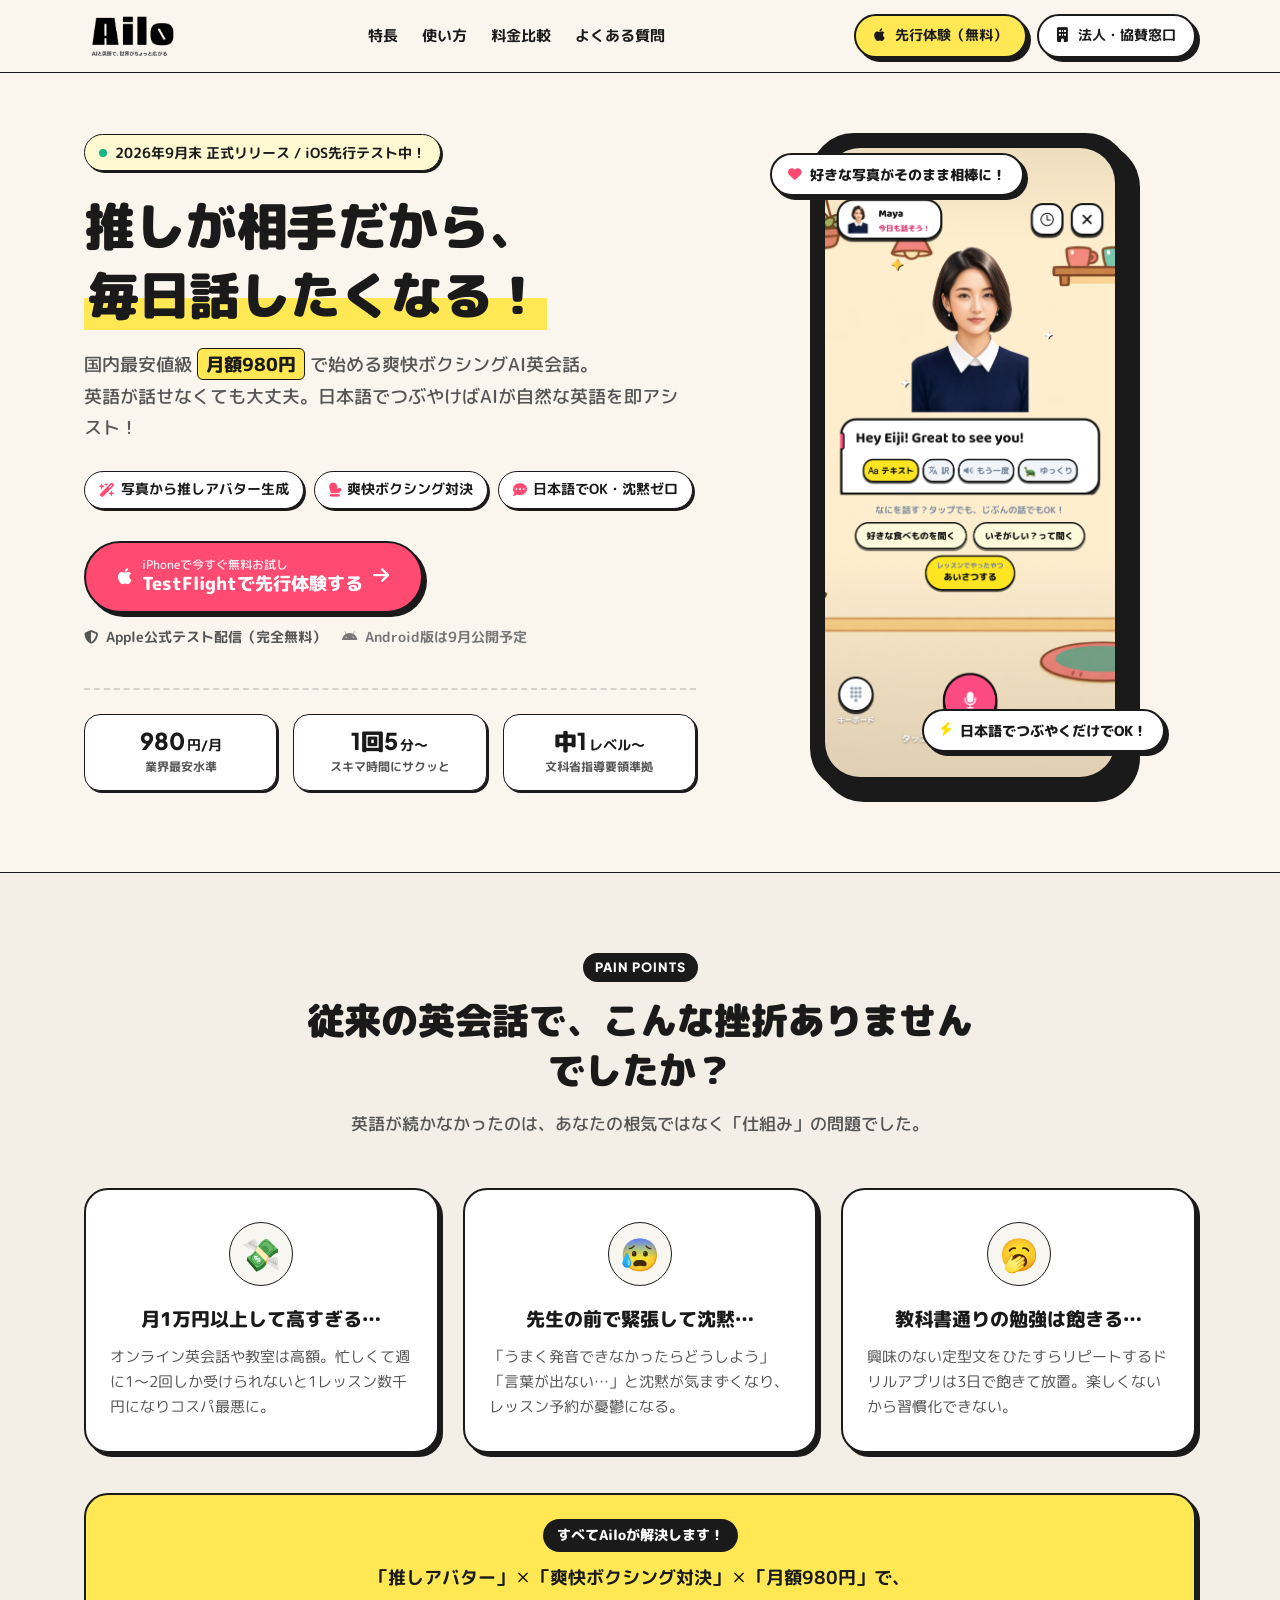
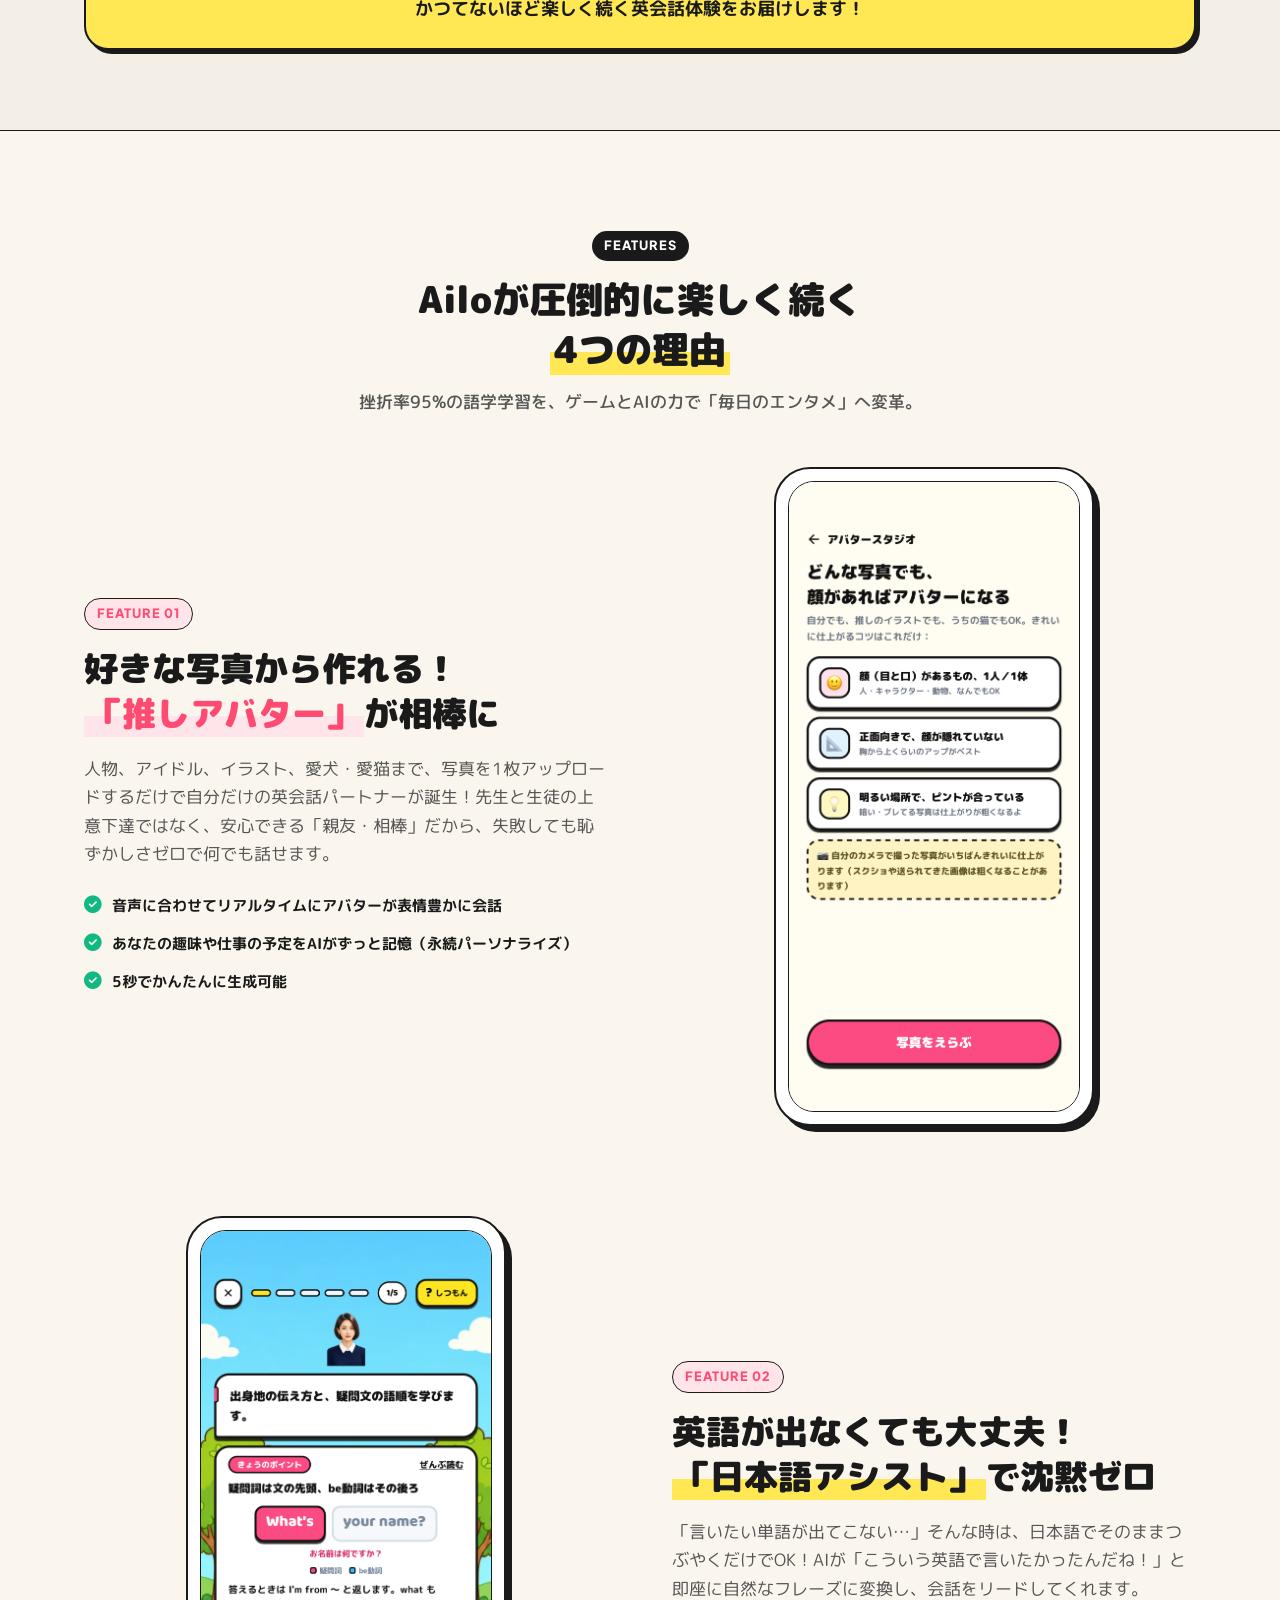
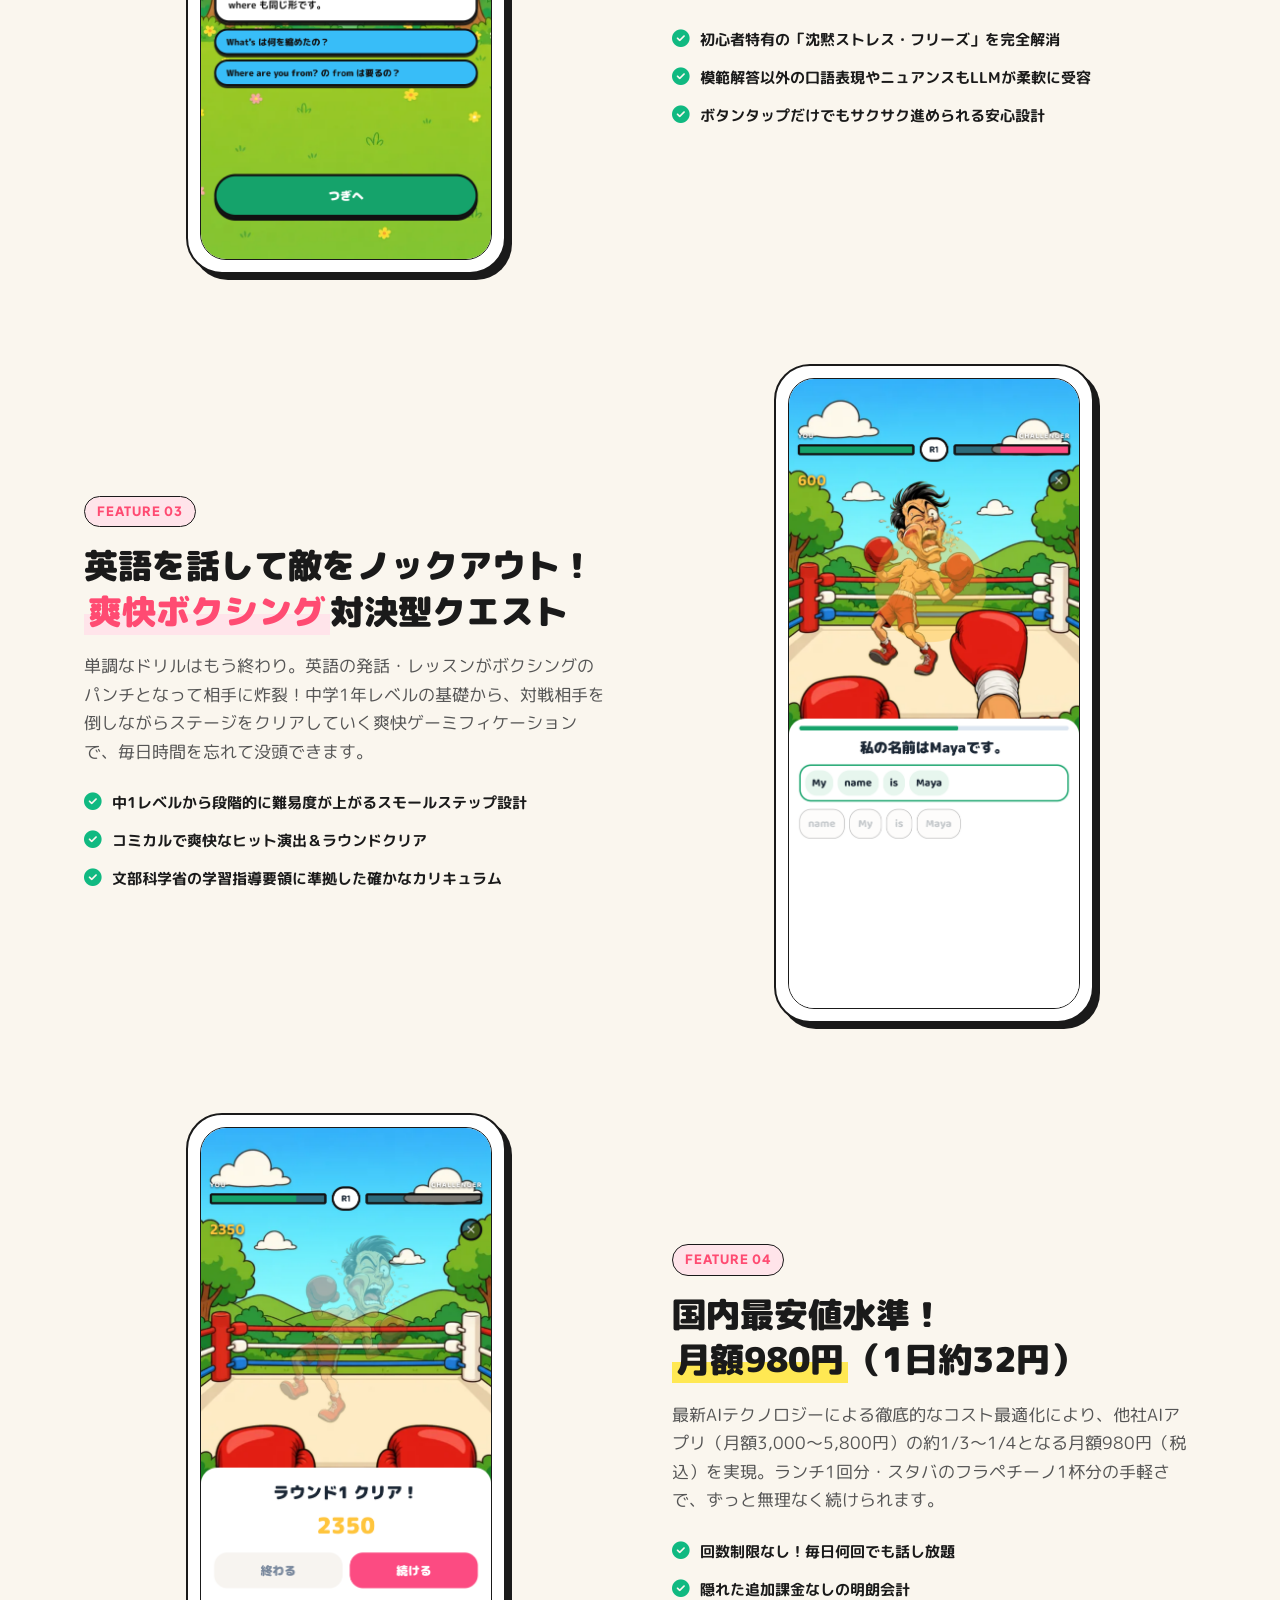
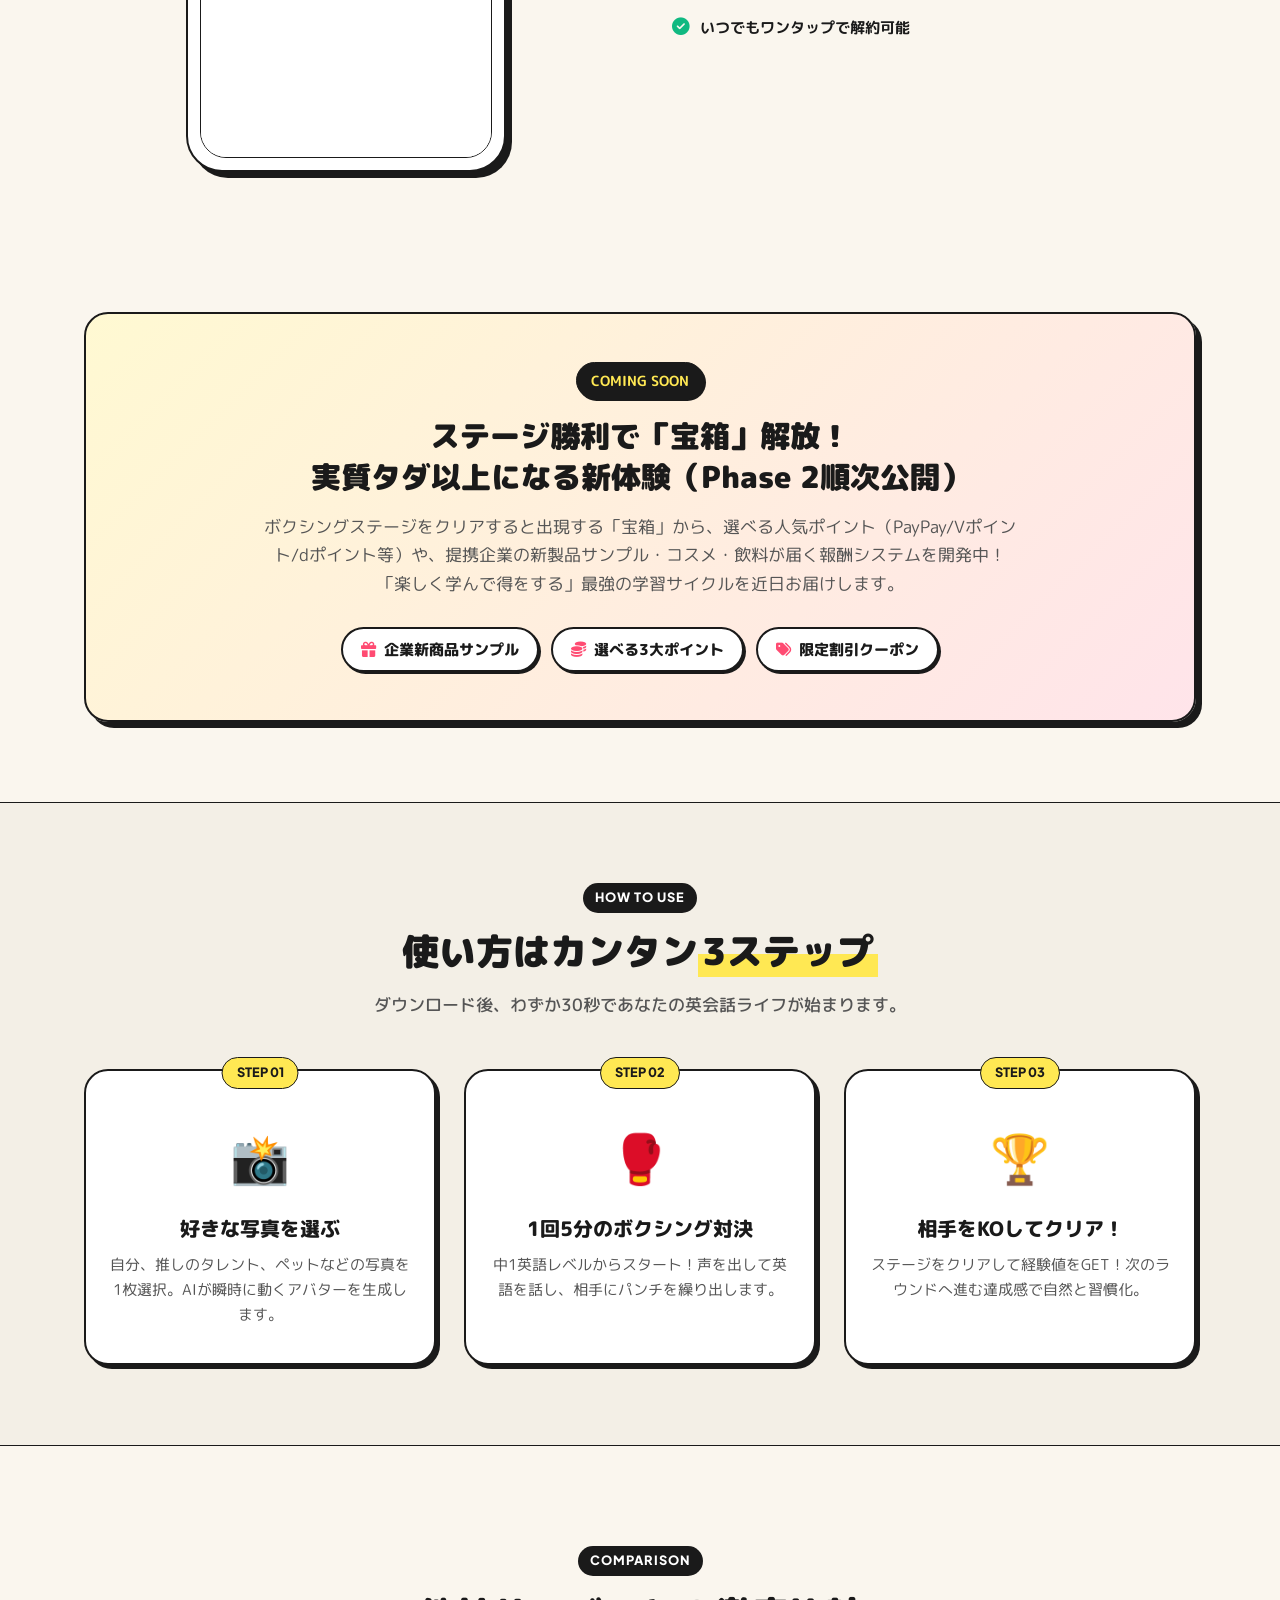
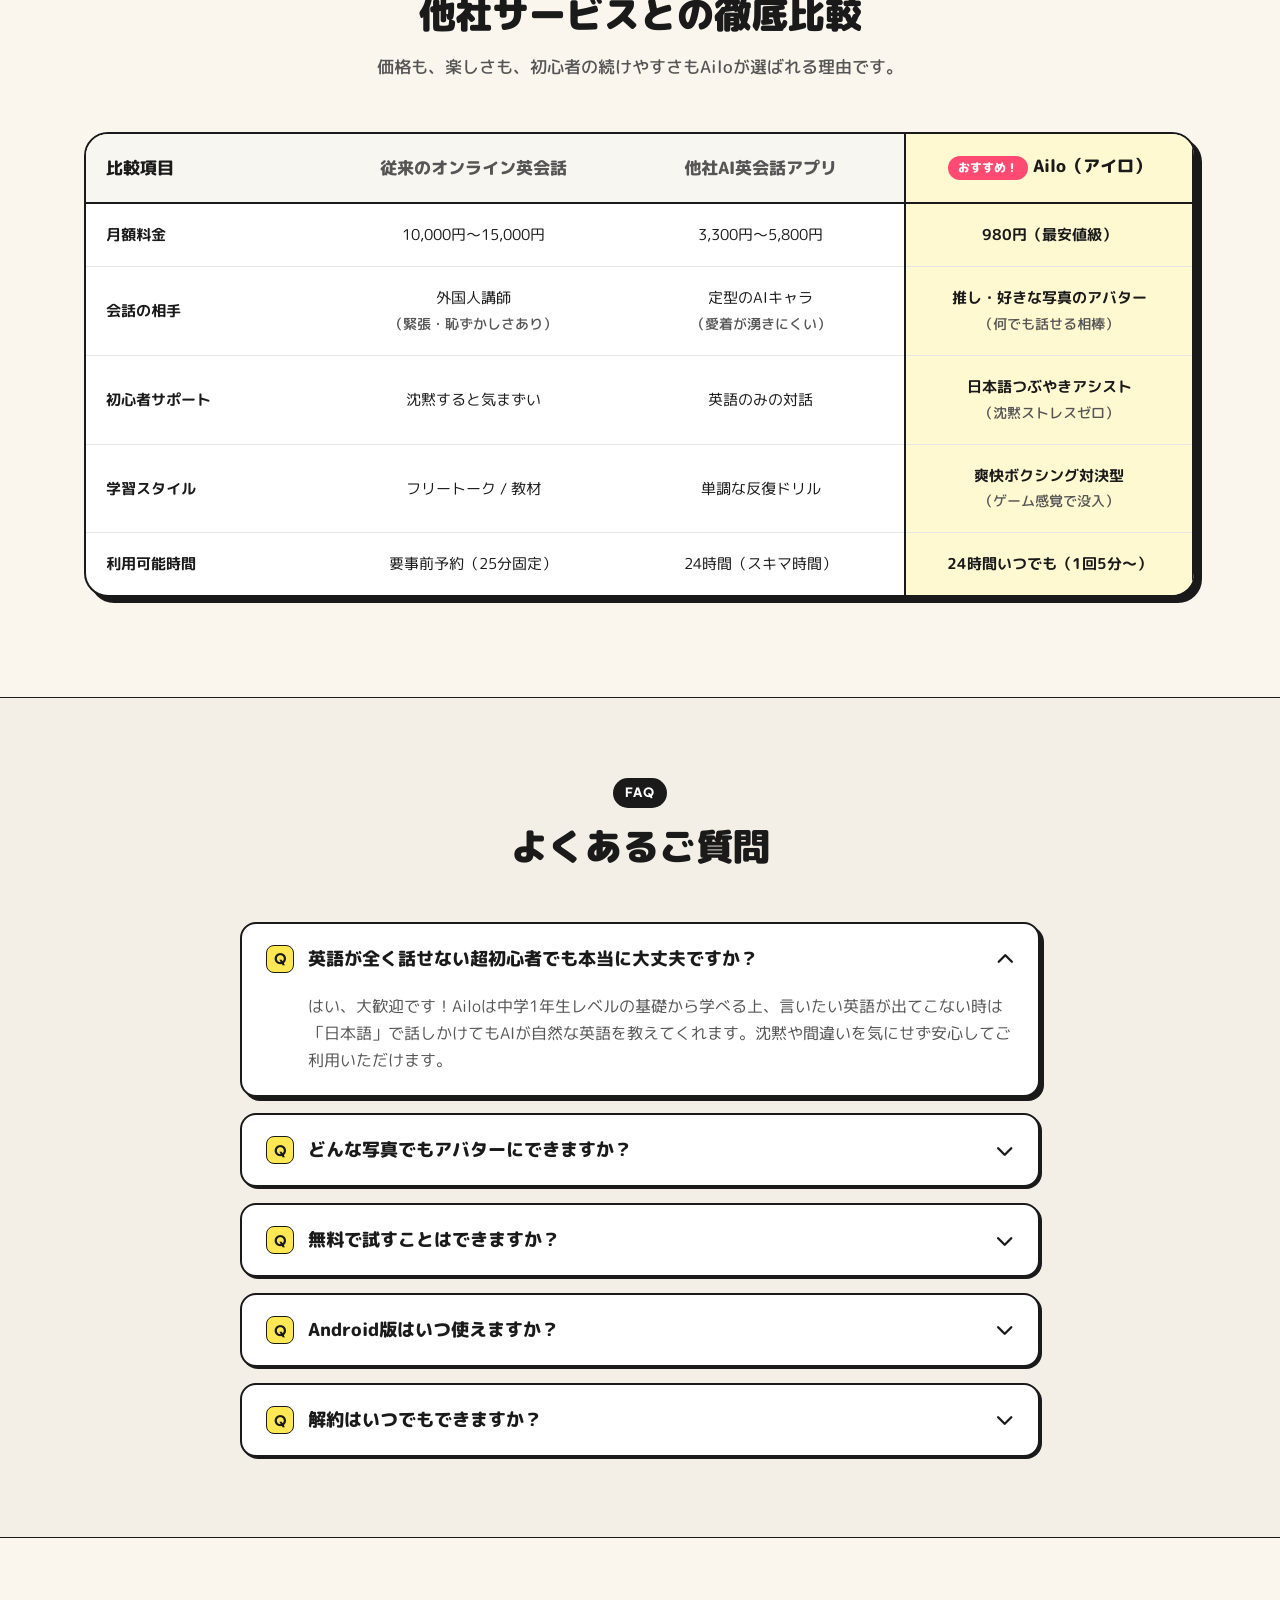
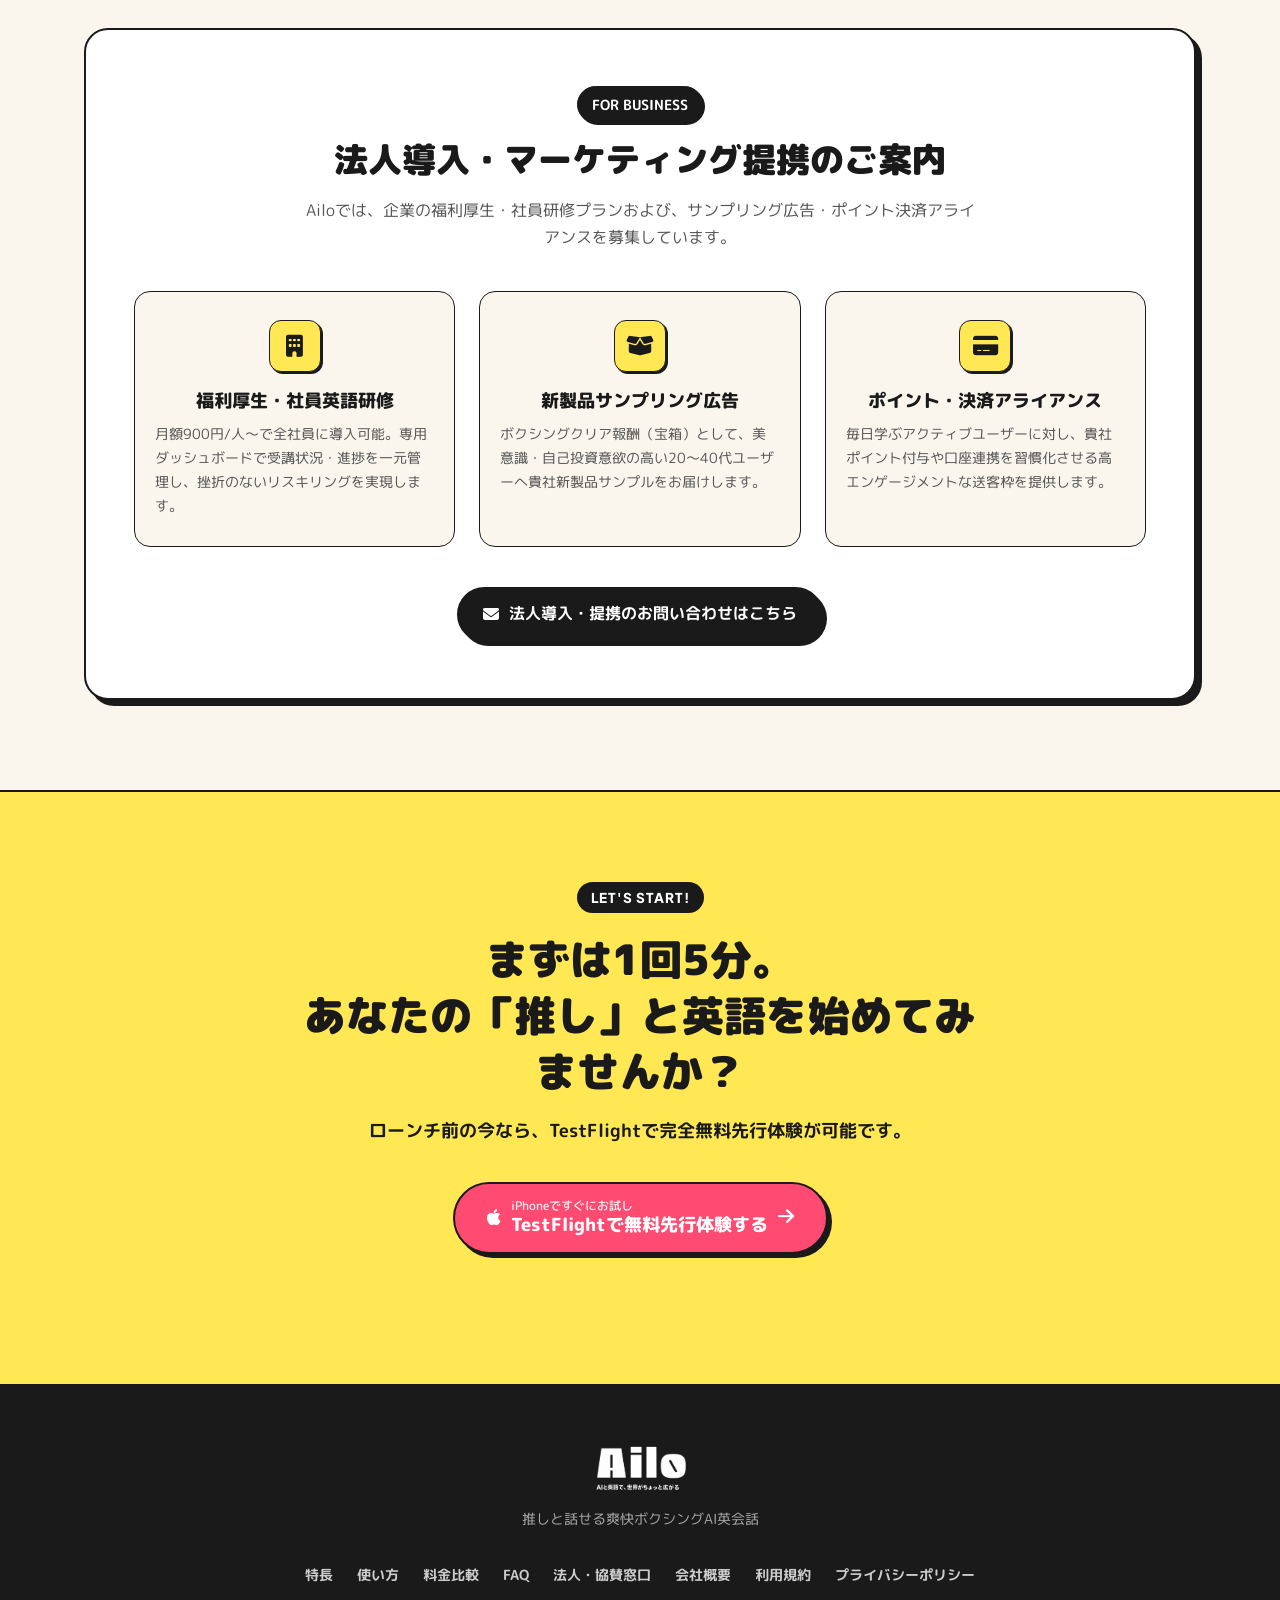
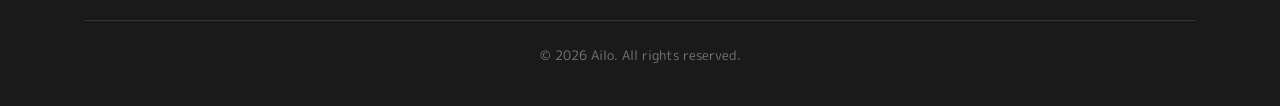
<file: index.html>
<!DOCTYPE html>
<html lang="ja">
<head>
  <meta charset="UTF-8">
  <meta name="viewport" content="width=device-width, initial-scale=1.0">
  <title>Ailo（アイロ）| 推しと話せる爽快ボクシングAI英会話【国内最安値級 月額980円】</title>
  <meta name="description" content="好きな写真から推しアバターを作って英会話！1回5分のボクシング対決で楽しく続く。英語が出なくても日本語アシストで沈黙ゼロ。月額980円で始められる新感覚のAI英会話アプリ「Ailo（アイロ）」。">
  <meta name="keywords" content="Ailo,アイロ,AI英会話,英会話アプリ,英語学習,推しアバター,ボクシング英会話,初心者英会話,格安英会話">
  <meta name="google-site-verification" content="QwBU21LPD0xkwuh8jlPPMtZTnc8R8uYqCAbITOEQ3uw" />
  
  <!-- Favicon -->
  <link rel="icon" type="image/svg+xml" href="/favicon.svg">
  <link rel="icon" type="image/png" sizes="32x32" href="/favicon.png">
  <link rel="apple-touch-icon" sizes="180x180" href="/apple-touch-icon.png">
  
  <!-- OGP -->
  <meta property="og:title" content="Ailo（アイロ）| 推しと話せる爽快ボクシングAI英会話">
  <meta property="og:description" content="好きな写真から推しアバターを作って英会話！英語が話せなくても日本語アシストで安心。月額980円でゲーム感覚で続くAI英会話。">
  <meta property="og:type" content="website">
  <meta property="og:url" content="https://www.ailo-ai.com/">
  <meta property="og:image" content="assets/images/screenshot_avatar_chat.png">
  <meta name="twitter:card" content="summary_large_image">

  <!-- Google Fonts -->
  <link rel="preconnect" href="https://fonts.googleapis.com">
  <link rel="preconnect" href="https://fonts.gstatic.com" crossorigin>
  <link href="https://fonts.googleapis.com/css2?family=M+PLUS+Rounded+1c:wght@400;500;700;800;900&family=Plus+Jakarta+Sans:wght@600;700;800;900&display=swap" rel="stylesheet">
  
  <!-- FontAwesome Icons -->
  <link rel="stylesheet" href="https://cdnjs.cloudflare.com/ajax/libs/font-awesome/6.5.1/css/all.min.css">
  
  <!-- Stylesheet -->
  <link rel="stylesheet" href="style.css">
</head>
<body>

  <!-- Header -->
  <header class="header" id="header">
    <div class="header-inner">
      <a href="/" class="logo-link">
        <img src="assets/images/logo.png" alt="Ailo アイロ" class="header-logo-img">
      </a>
      <nav class="nav-menu">
        <a href="#features" class="nav-link">特長</a>
        <a href="#steps" class="nav-link">使い方</a>
        <a href="#comparison" class="nav-link">料金比較</a>
        <a href="#faq" class="nav-link">よくある質問</a>
      </nav>
      <div class="header-cta">
        <a href="#download" class="btn btn-sm btn-primary">
          <i class="fa-brands fa-apple"></i> 先行体験（無料）
        </a>
        <a href="#business" class="btn btn-sm btn-white">
          <i class="fa-solid fa-building"></i> 法人・協賛窓口
        </a>
      </div>
    </div>
  </header>

  <!-- Hero Section -->
  <section class="hero-section" id="hero">
    <div class="container hero-container">
      <div class="hero-content">
        <div class="badge-tag hero-badge">
          <span class="pulse-dot"></span>
          2026年9月末 正式リリース / iOS先行テスト中！
        </div>
        <h1 class="hero-title">
          推しが相手だから、<br>
          <span class="highlight-yellow">毎日話したくなる！</span>
        </h1>
        <p class="hero-subtitle">
          国内最安値級 <span class="price-highlight">月額980円</span> で始める爽快ボクシングAI英会話。<br>
          英語が話せなくても大丈夫。日本語でつぶやけばAIが自然な英語を即アシスト！
        </p>

        <!-- USPs Pill Tags -->
        <div class="hero-tags">
          <span class="hero-tag"><i class="fa-solid fa-wand-magic-sparkles"></i> 写真から推しアバター生成</span>
          <span class="hero-tag"><i class="fa-solid fa-mitten"></i> 爽快ボクシング対決</span>
          <span class="hero-tag"><i class="fa-solid fa-comment-dots"></i> 日本語でOK・沈黙ゼロ</span>
        </div>

        <!-- CTA Area -->
        <div class="hero-cta-group" id="download">
          <a href="https://testflight.apple.com/join/kaBwTYRT" target="_blank" rel="noopener" class="btn btn-lg btn-accent btn-pulse">
            <i class="fa-brands fa-apple"></i>
            <div class="btn-text-group">
              <span class="btn-subtext">iPhoneで今すぐ無料お試し</span>
              <span class="btn-maintext">TestFlightで先行体験する</span>
            </div>
            <i class="fa-solid fa-arrow-right btn-arrow"></i>
          </a>
          <div class="cta-notes">
            <span><i class="fa-solid fa-shield-halved"></i> Apple公式テスト配信（完全無料）</span>
            <span class="android-note"><i class="fa-brands fa-android"></i> Android版は9月公開予定</span>
          </div>
        </div>

        <!-- Micro stats -->
        <div class="hero-stats">
          <div class="stat-item">
            <div class="stat-num">980<span class="stat-unit">円/月</span></div>
            <div class="stat-label">業界最安水準</div>
          </div>
          <div class="stat-item">
            <div class="stat-num">1回5<span class="stat-unit">分〜</span></div>
            <div class="stat-label">スキマ時間にサクッと</div>
          </div>
          <div class="stat-item">
            <div class="stat-num">中1<span class="stat-unit">レベル〜</span></div>
            <div class="stat-label">文科省指導要領準拠</div>
          </div>
        </div>
      </div>

      <!-- Hero Mockup Display -->
      <div class="hero-visual">
        <div class="mockup-wrapper">
          <div class="floating-bubble bubble-top">
            <i class="fa-solid fa-heart bubble-icon"></i>
            <span>好きな写真がそのまま相棒に！</span>
          </div>
          <div class="floating-bubble bubble-bottom">
            <i class="fa-solid fa-bolt bubble-icon yellow"></i>
            <span>日本語でつぶやくだけでOK！</span>
          </div>
          <div class="phone-frame hero-phone">
            <div class="phone-notch"></div>
            <img src="assets/images/screenshot_avatar_chat.png" alt="Ailo 推しアバター英会話画面" class="phone-screen" loading="eager">
          </div>
        </div>
      </div>
    </div>
  </section>

  <!-- Problem Section (Pain points) -->
  <section class="problem-section">
    <div class="container">
      <div class="section-header">
        <span class="section-badge">PAIN POINTS</span>
        <h2 class="section-title">従来の英会話で、こんな挫折ありませんでしたか？</h2>
        <p class="section-desc">英語が続かなかったのは、あなたの根気ではなく「仕組み」の問題でした。</p>
      </div>

      <div class="problem-grid">
        <div class="problem-card">
          <div class="problem-icon-wrap">
            <span class="problem-emoji">💸</span>
          </div>
          <h3 class="problem-card-title">月1万円以上して高すぎる…</h3>
          <p class="problem-card-desc">オンライン英会話や教室は高額。忙しくて週に1〜2回しか受けられないと1レッスン数千円になりコスパ最悪に。</p>
        </div>

        <div class="problem-card">
          <div class="problem-icon-wrap">
            <span class="problem-emoji">😰</span>
          </div>
          <h3 class="problem-card-title">先生の前で緊張して沈黙…</h3>
          <p class="problem-card-desc">「うまく発音できなかったらどうしよう」「言葉が出ない…」と沈黙が気まずくなり、レッスン予約が憂鬱になる。</p>
        </div>

        <div class="problem-card">
          <div class="problem-icon-wrap">
            <span class="problem-emoji">🥱</span>
          </div>
          <h3 class="problem-card-title">教科書通りの勉強は飽きる…</h3>
          <p class="problem-card-desc">興味のない定型文をひたすらリピートするドリルアプリは3日で飽きて放置。楽しくないから習慣化できない。</p>
        </div>
      </div>

      <!-- Solution Bridge Banner -->
      <div class="solution-banner">
        <div class="solution-banner-inner">
          <div class="solution-banner-tag">すべてAiloが解決します！</div>
          <p class="solution-banner-text">
            <strong>「推しアバター」✕「爽快ボクシング対決」✕「月額980円」</strong>で、<br>
            かつてないほど楽しく続く英会話体験をお届けします！
          </p>
        </div>
      </div>
    </div>
  </section>

  <!-- Features Section (4 Main Features) -->
  <section class="features-section" id="features">
    <div class="container">
      <div class="section-header">
        <span class="section-badge">FEATURES</span>
        <h2 class="section-title">Ailoが圧倒的に楽しく続く<br><span class="highlight-yellow">4つの理由</span></h2>
        <p class="section-desc">挫折率95%の語学学習を、ゲームとAIの力で「毎日のエンタメ」へ変革。</p>
      </div>

      <!-- Feature 1: Avatar -->
      <div class="feature-row">
        <div class="feature-text-col">
          <div class="feature-num-badge">FEATURE 01</div>
          <h3 class="feature-title">
            好きな写真から作れる！<br>
            <span class="highlight-pink">「推しアバター」</span>が相棒に
          </h3>
          <p class="feature-desc">
            人物、アイドル、イラスト、愛犬・愛猫まで、写真を1枚アップロードするだけで自分だけの英会話パートナーが誕生！先生と生徒の上意下達ではなく、安心できる「親友・相棒」だから、失敗しても恥ずかしさゼロで何でも話せます。
          </p>
          <ul class="feature-check-list">
            <li><i class="fa-solid fa-circle-check"></i> 音声に合わせてリアルタイムにアバターが表情豊かに会話</li>
            <li><i class="fa-solid fa-circle-check"></i> あなたの趣味や仕事の予定をAIがずっと記憶（永続パーソナライズ）</li>
            <li><i class="fa-solid fa-circle-check"></i> 5秒でかんたんに生成可能</li>
          </ul>
        </div>
        <div class="feature-visual-col">
          <div class="mockup-card">
            <img src="assets/images/screenshot_avatar_create.png" alt="アバター作成画面" class="mockup-img">
          </div>
        </div>
      </div>

      <!-- Feature 2: Japanese Assist -->
      <div class="feature-row reverse">
        <div class="feature-text-col">
          <div class="feature-num-badge">FEATURE 02</div>
          <h3 class="feature-title">
            英語が出なくても大丈夫！<br>
            <span class="highlight-yellow">「日本語アシスト」</span>で沈黙ゼロ
          </h3>
          <p class="feature-desc">
            「言いたい単語が出てこない…」そんな時は、日本語でそのままつぶやくだけでOK！AIが「こういう英語で言いたかったんだね！」と即座に自然なフレーズに変換し、会話をリードしてくれます。
          </p>
          <ul class="feature-check-list">
            <li><i class="fa-solid fa-circle-check"></i> 初心者特有の「沈黙ストレス・フリーズ」を完全解消</li>
            <li><i class="fa-solid fa-circle-check"></i> 模範解答以外の口語表現やニュアンスもLLMが柔軟に受容</li>
            <li><i class="fa-solid fa-circle-check"></i> ボタンタップだけでもサクサク進められる安心設計</li>
          </ul>
        </div>
        <div class="feature-visual-col">
          <div class="mockup-card">
            <img src="assets/images/screenshot_japanese_assist.png" alt="日本語アシスト画面" class="mockup-img">
          </div>
        </div>
      </div>

      <!-- Feature 3: Boxing Game -->
      <div class="feature-row">
        <div class="feature-text-col">
          <div class="feature-num-badge">FEATURE 03</div>
          <h3 class="feature-title">
            英語を話して敵をノックアウト！<br>
            <span class="highlight-pink">爽快ボクシング</span>対決型クエスト
          </h3>
          <p class="feature-desc">
            単調なドリルはもう終わり。英語の発話・レッスンがボクシングのパンチとなって相手に炸裂！中学1年レベルの基礎から、対戦相手を倒しながらステージをクリアしていく爽快ゲーミフィケーションで、毎日時間を忘れて没頭できます。
          </p>
          <ul class="feature-check-list">
            <li><i class="fa-solid fa-circle-check"></i> 中1レベルから段階的に難易度が上がるスモールステップ設計</li>
            <li><i class="fa-solid fa-circle-check"></i> コミカルで爽快なヒット演出＆ラウンドクリア</li>
            <li><i class="fa-solid fa-circle-check"></i> 文部科学省の学習指導要領に準拠した確かなカリキュラム</li>
          </ul>
        </div>
        <div class="feature-visual-col">
          <div class="mockup-card">
            <img src="assets/images/screenshot_boxing_battle.png" alt="ボクシング対決画面" class="mockup-img">
          </div>
        </div>
      </div>

      <!-- Feature 4: Ultra Low Cost -->
      <div class="feature-row reverse">
        <div class="feature-text-col">
          <div class="feature-num-badge">FEATURE 04</div>
          <h3 class="feature-title">
            国内最安値水準！<br>
            <span class="highlight-yellow">月額980円</span>（1日約32円）
          </h3>
          <p class="feature-desc">
            最新AIテクノロジーによる徹底的なコスト最適化により、他社AIアプリ（月額3,000〜5,800円）の約1/3〜1/4となる月額980円（税込）を実現。ランチ1回分・スタバのフラペチーノ1杯分の手軽さで、ずっと無理なく続けられます。
          </p>
          <ul class="feature-check-list">
            <li><i class="fa-solid fa-circle-check"></i> 回数制限なし！毎日何回でも話し放題</li>
            <li><i class="fa-solid fa-circle-check"></i> 隠れた追加課金なしの明朗会計</li>
            <li><i class="fa-solid fa-circle-check"></i> いつでもワンタップで解約可能</li>
          </ul>
        </div>
        <div class="feature-visual-col">
          <div class="mockup-card">
            <img src="assets/images/screenshot_stage_clear.png" alt="ステージクリア画面" class="mockup-img">
          </div>
        </div>
      </div>

    </div>
  </section>

  <!-- Coming Soon: Phase 2 Banner -->
  <section class="roadmap-section">
    <div class="container">
      <div class="roadmap-card">
        <div class="roadmap-header">
          <span class="badge-tag roadmap-badge">COMING SOON</span>
          <h3 class="roadmap-title">ステージ勝利で「宝箱」解放！<br>実質タダ以上になる新体験（Phase 2順次公開）</h3>
        </div>
        <p class="roadmap-desc">
          ボクシングステージをクリアすると出現する「宝箱」から、選べる人気ポイント（PayPay/Vポイント/dポイント等）や、提携企業の新製品サンプル・コスメ・飲料が届く報酬システムを開発中！「楽しく学んで得をする」最強の学習サイクルを近日お届けします。
        </p>
        <div class="roadmap-chips">
          <span class="roadmap-chip"><i class="fa-solid fa-gift"></i> 企業新商品サンプル</span>
          <span class="roadmap-chip"><i class="fa-solid fa-coins"></i> 選べる3大ポイント</span>
          <span class="roadmap-chip"><i class="fa-solid fa-tags"></i> 限定割引クーポン</span>
        </div>
      </div>
    </div>
  </section>

  <!-- How it works (Steps) -->
  <section class="steps-section" id="steps">
    <div class="container">
      <div class="section-header">
        <span class="section-badge">HOW TO USE</span>
        <h2 class="section-title">使い方はカンタン<span class="highlight-yellow">3ステップ</span></h2>
        <p class="section-desc">ダウンロード後、わずか30秒であなたの英会話ライフが始まります。</p>
      </div>

      <div class="steps-grid">
        <div class="step-card">
          <div class="step-badge">STEP 01</div>
          <div class="step-icon">📸</div>
          <h3 class="step-card-title">好きな写真を選ぶ</h3>
          <p class="step-card-desc">自分、推しのタレント、ペットなどの写真を1枚選択。AIが瞬時に動くアバターを生成します。</p>
        </div>

        <div class="step-card">
          <div class="step-badge">STEP 02</div>
          <div class="step-icon">🥊</div>
          <h3 class="step-card-title">1回5分のボクシング対決</h3>
          <p class="step-card-desc">中1英語レベルからスタート！声を出して英語を話し、相手にパンチを繰り出します。</p>
        </div>

        <div class="step-card">
          <div class="step-badge">STEP 03</div>
          <div class="step-icon">🏆</div>
          <h3 class="step-card-title">相手をKOしてクリア！</h3>
          <p class="step-card-desc">ステージをクリアして経験値をGET！次のラウンドへ進む達成感で自然と習慣化。</p>
        </div>
      </div>
    </div>
  </section>

  <!-- Comparison Section -->
  <section class="comparison-section" id="comparison">
    <div class="container">
      <div class="section-header">
        <span class="section-badge">COMPARISON</span>
        <h2 class="section-title">他社サービスとの徹底比較</h2>
        <p class="section-desc">価格も、楽しさも、初心者の続けやすさもAiloが選ばれる理由です。</p>
      </div>

      <div class="table-wrapper">
        <table class="comp-table">
          <thead>
            <tr>
              <th class="col-head">比較項目</th>
              <th class="col-other">従来のオンライン英会話</th>
              <th class="col-other">他社AI英会話アプリ</th>
              <th class="col-ailo">
                <div class="table-ailo-badge">おすすめ！</div>
                Ailo（アイロ）
              </th>
            </tr>
          </thead>
          <tbody>
            <tr>
              <td class="row-label">月額料金</td>
              <td>10,000円〜15,000円</td>
              <td>3,300円〜5,800円</td>
              <td class="cell-highlight"><strong>980円</strong>（最安値級）</td>
            </tr>
            <tr>
              <td class="row-label">会話の相手</td>
              <td>外国人講師<br><span class="text-sub">（緊張・恥ずかしさあり）</span></td>
              <td>定型のAIキャラ<br><span class="text-sub">（愛着が湧きにくい）</span></td>
              <td class="cell-highlight"><strong>推し・好きな写真のアバター</strong><br><span class="text-sub">（何でも話せる相棒）</span></td>
            </tr>
            <tr>
              <td class="row-label">初心者サポート</td>
              <td>沈黙すると気まずい</td>
              <td>英語のみの対話</td>
              <td class="cell-highlight"><strong>日本語つぶやきアシスト</strong><br><span class="text-sub">（沈黙ストレスゼロ）</span></td>
            </tr>
            <tr>
              <td class="row-label">学習スタイル</td>
              <td>フリートーク / 教材</td>
              <td>単調な反復ドリル</td>
              <td class="cell-highlight"><strong>爽快ボクシング対決型</strong><br><span class="text-sub">（ゲーム感覚で没入）</span></td>
            </tr>
            <tr>
              <td class="row-label">利用可能時間</td>
              <td>要事前予約（25分固定）</td>
              <td>24時間（スキマ時間）</td>
              <td class="cell-highlight"><strong>24時間いつでも（1回5分〜）</strong></td>
            </tr>
          </tbody>
        </table>
      </div>
    </div>
  </section>

  <!-- FAQ Section -->
  <section class="faq-section" id="faq">
    <div class="container">
      <div class="section-header">
        <span class="section-badge">FAQ</span>
        <h2 class="section-title">よくあるご質問</h2>
      </div>

      <div class="faq-accordion">
        <details class="faq-item" open>
          <summary class="faq-question">
            <span class="faq-q-badge">Q</span>
            英語が全く話せない超初心者でも本当に大丈夫ですか？
            <i class="fa-solid fa-chevron-down faq-arrow"></i>
          </summary>
          <div class="faq-answer">
            <p>
              はい、大歓迎です！Ailoは中学1年生レベルの基礎から学べる上、言いたい英語が出てこない時は「日本語」で話しかけてもAIが自然な英語を教えてくれます。沈黙や間違いを気にせず安心してご利用いただけます。
            </p>
          </div>
        </details>

        <details class="faq-item">
          <summary class="faq-question">
            <span class="faq-q-badge">Q</span>
            どんな写真でもアバターにできますか？
            <i class="fa-solid fa-chevron-down faq-arrow"></i>
          </summary>
          <div class="faq-answer">
            <p>
              ご自身のお顔写真はもちろん、推しのアイドル、イラスト、ペット（犬・猫等）など、お顔が正面から写っている写真であれば基本的に何でもアバター化できます。
            </p>
          </div>
        </details>

        <details class="faq-item">
          <summary class="faq-question">
            <span class="faq-q-badge">Q</span>
            無料で試すことはできますか？
            <i class="fa-solid fa-chevron-down faq-arrow"></i>
          </summary>
          <div class="faq-answer">
            <p>
              現在、iPhoneをお使いの方はApple公式の「TestFlight」アプリ経由で、ローンチ前のテスト版を完全無料で先行体験いただけます。
            </p>
          </div>
        </details>

        <details class="faq-item">
          <summary class="faq-question">
            <span class="faq-q-badge">Q</span>
            Android版はいつ使えますか？
            <i class="fa-solid fa-chevron-down faq-arrow"></i>
          </summary>
          <div class="faq-answer">
            <p>
              Android版は2026年9月末の正式ローンチに合わせてGoogle Playにて公開予定です。今しばらくお待ちください！
            </p>
          </div>
        </details>

        <details class="faq-item">
          <summary class="faq-question">
            <span class="faq-q-badge">Q</span>
            解約はいつでもできますか？
            <i class="fa-solid fa-chevron-down faq-arrow"></i>
          </summary>
          <div class="faq-answer">
            <p>
              はい。契約期間の縛りなどは一切ございません。App StoreやGoogle Playのアカウント管理画面から、いつでもワンタップで解約可能です。
            </p>
          </div>
        </details>
      </div>
    </div>
  </section>

  <!-- Business Section (For Corporate & Sponsors) -->
  <section class="business-section" id="business">
    <div class="container">
      <div class="business-card">
        <div class="business-header">
          <span class="badge-tag business-badge">FOR BUSINESS</span>
          <h2 class="business-title">法人導入・マーケティング提携のご案内</h2>
          <p class="business-desc">
            Ailoでは、企業の福利厚生・社員研修プランおよび、サンプリング広告・ポイント決済アライアンスを募集しています。
          </p>
        </div>

        <div class="business-grid">
          <!-- B2B 1 -->
          <div class="business-item">
            <div class="b-icon"><i class="fa-solid fa-building"></i></div>
            <h3 class="b-title">福利厚生・社員英語研修</h3>
            <p class="b-desc">
              月額900円/人〜で全社員に導入可能。専用ダッシュボードで受講状況・進捗を一元管理し、挫折のないリスキリングを実現します。
            </p>
          </div>

          <!-- B2B 2 -->
          <div class="business-item">
            <div class="b-icon"><i class="fa-solid fa-box-open"></i></div>
            <h3 class="b-title">新製品サンプリング広告</h3>
            <p class="b-desc">
              ボクシングクリア報酬（宝箱）として、美意識・自己投資意欲の高い20〜40代ユーザーへ貴社新製品サンプルをお届けします。
            </p>
          </div>

          <!-- B2B 3 -->
          <div class="business-item">
            <div class="b-icon"><i class="fa-solid fa-credit-card"></i></div>
            <h3 class="b-title">ポイント・決済アライアンス</h3>
            <p class="b-desc">
              毎日学ぶアクティブユーザーに対し、貴社ポイント付与や口座連携を習慣化させる高エンゲージメントな送客枠を提供します。
            </p>
          </div>
        </div>

        <div class="business-cta">
          <a href="mailto:info@ailo.ai?subject=Ailo法人提携・導入に関するお問い合わせ" class="btn btn-md btn-dark">
            <i class="fa-solid fa-envelope"></i> 法人導入・提携のお問い合わせはこちら
          </a>
        </div>
      </div>
    </div>
  </section>

  <!-- Final CTA Section -->
  <section class="final-cta-section">
    <div class="container final-cta-container">
      <div class="final-cta-badge">LET'S START!</div>
      <h2 class="final-cta-title">
        まずは1回5分。<br>
        あなたの「推し」と英語を始めてみませんか？
      </h2>
      <p class="final-cta-desc">
        ローンチ前の今なら、TestFlightで完全無料先行体験が可能です。
      </p>

      <div class="hero-cta-group final-btn-group">
        <a href="https://testflight.apple.com/join/kaBwTYRT" target="_blank" rel="noopener" class="btn btn-lg btn-accent btn-pulse">
          <i class="fa-brands fa-apple"></i>
          <div class="btn-text-group">
            <span class="btn-subtext">iPhoneですぐにお試し</span>
            <span class="btn-maintext">TestFlightで無料先行体験する</span>
          </div>
          <i class="fa-solid fa-arrow-right btn-arrow"></i>
        </a>
      </div>
    </div>
  </section>

  <!-- Footer -->
  <footer class="footer">
    <div class="container footer-container">
      <div class="footer-brand">
        <a href="#hero" class="footer-logo-link">
          <img src="assets/images/logo.png" alt="Ailo アイロ" class="footer-logo-img">
        </a>
        <p class="footer-tagline">推しと話せる爽快ボクシングAI英会話</p>
      </div>

      <div class="footer-links">
        <a href="#features">特長</a>
        <a href="#steps">使い方</a>
        <a href="#comparison">料金比較</a>
        <a href="#faq">FAQ</a>
        <a href="#business">法人・協賛窓口</a>
        <a href="company/">会社概要</a>
        <a href="terms/">利用規約</a>
        <a href="privacy-policy/">プライバシーポリシー</a>
      </div>

      <div class="footer-bottom">
        <p>&copy; 2026 Ailo. All rights reserved.</p>
      </div>
    </div>
  </footer>

  <!-- Scripts -->
  <script src="script.js"></script>
</body>
</html>
</file>
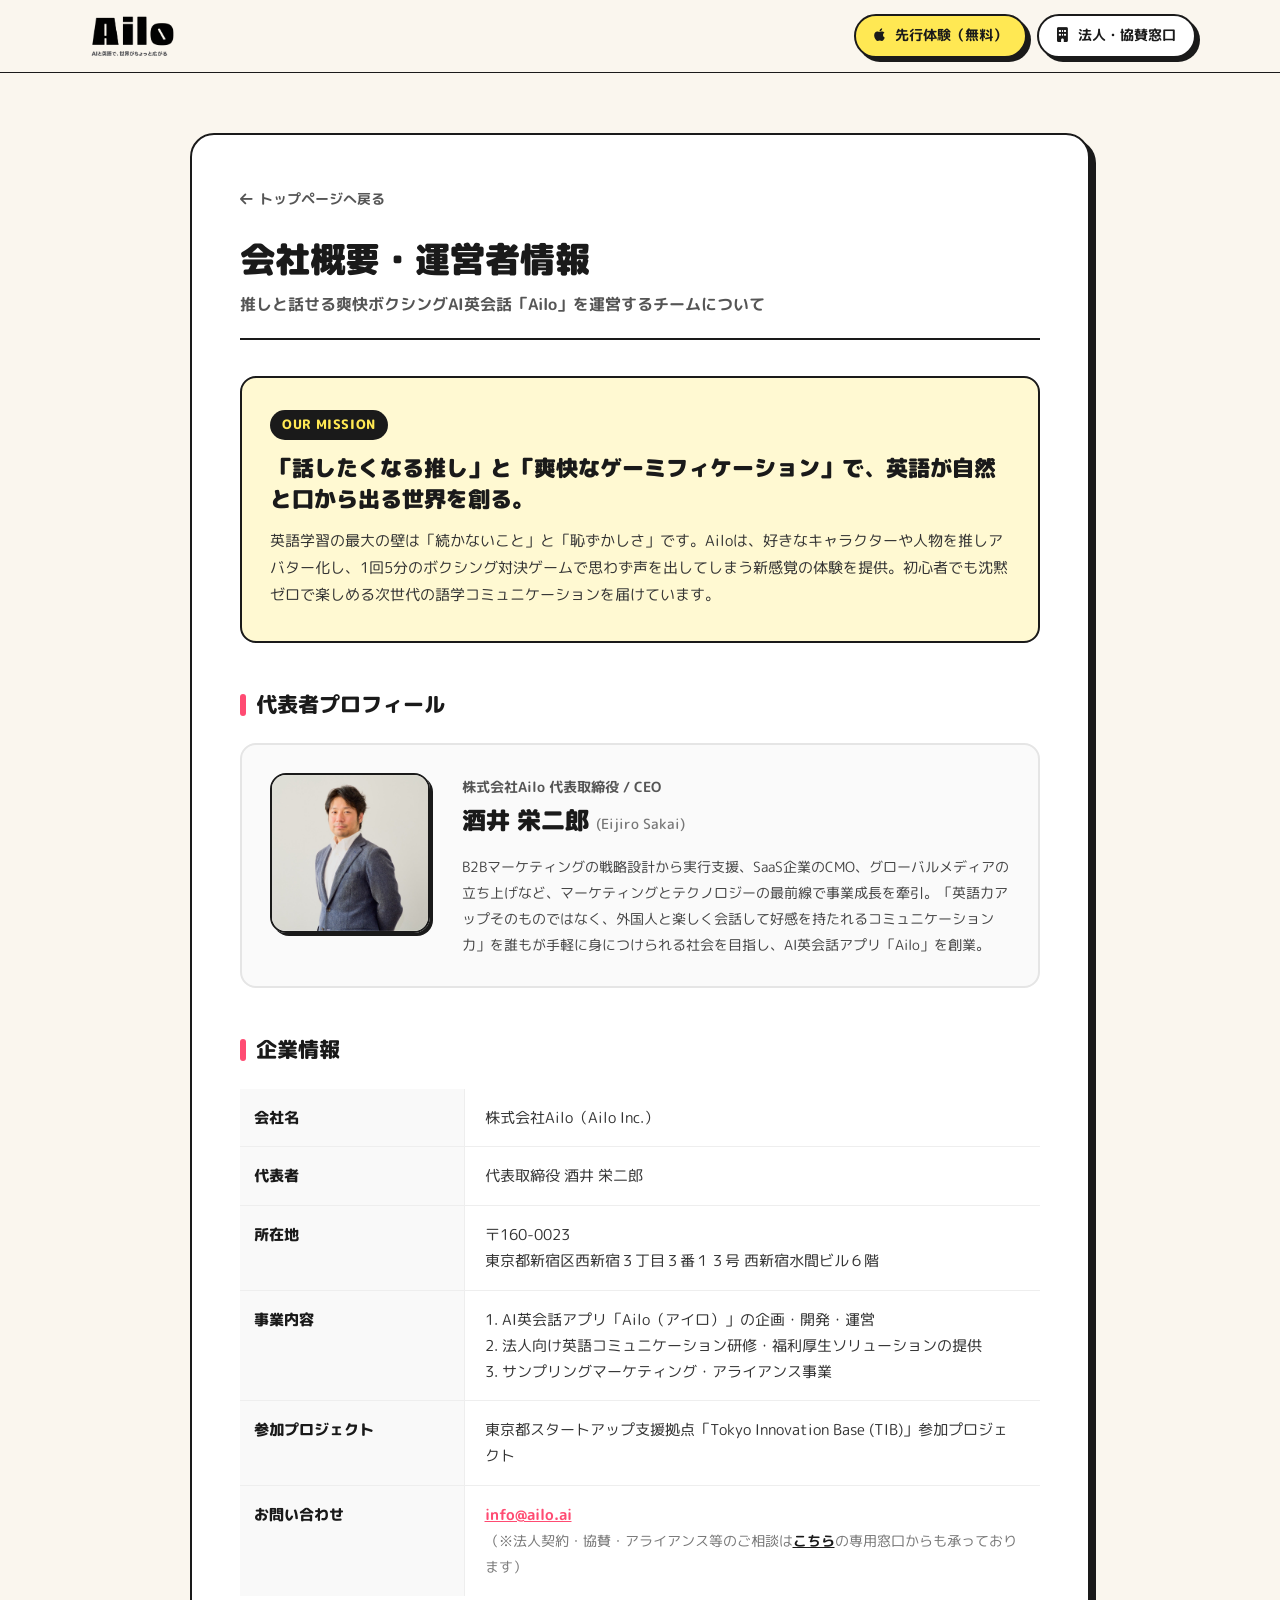
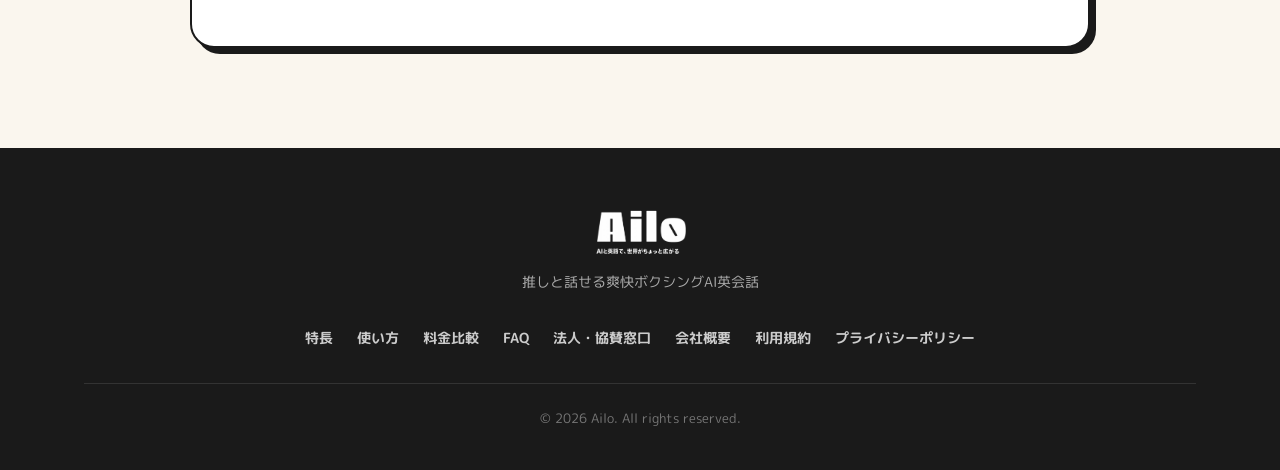
<file: company/index.html>
<!DOCTYPE html>
<html lang="ja">
<head>
  <meta charset="UTF-8">
  <meta name="viewport" content="width=device-width, initial-scale=1.0">
  <title>会社概要・運営者情報 | Ailo（アイロ）</title>
  <meta name="description" content="AI英会話アプリ「Ailo（アイロ）」を運営する株式会社Ailoの会社概要・代表者情報・ミッションをご紹介します。">
  <meta name="robots" content="index, follow">
  
  <!-- Favicon -->
  <link rel="icon" type="image/svg+xml" href="/favicon.svg">
  <link rel="icon" type="image/png" sizes="32x32" href="/favicon.png">
  <link rel="apple-touch-icon" sizes="180x180" href="/apple-touch-icon.png">
  
  <!-- Google Fonts -->
  <link rel="preconnect" href="https://fonts.googleapis.com">
  <link rel="preconnect" href="https://fonts.gstatic.com" crossorigin>
  <link href="https://fonts.googleapis.com/css2?family=M+PLUS+Rounded+1c:wght@400;500;700;800;900&family=Plus+Jakarta+Sans:wght@600;700;800;900&display=swap" rel="stylesheet">
  <link rel="stylesheet" href="https://cdnjs.cloudflare.com/ajax/libs/font-awesome/6.5.1/css/all.min.css">
  
  <link rel="stylesheet" href="../style.css">
  <style>
    .company-page-section {
      padding: 60px 0 100px;
    }
    .company-card {
      background-color: #FFFFFF;
      border: var(--border-thick);
      box-shadow: var(--shadow-lg);
      border-radius: var(--radius-lg);
      padding: 50px 48px;
      max-width: 900px;
      margin: 0 auto;
    }
    .back-home-btn {
      margin-bottom: 24px;
      display: inline-flex;
      align-items: center;
      gap: 6px;
      font-weight: 700;
      font-size: 0.9rem;
      color: var(--color-text-sub);
      transition: color 0.2s;
    }
    .back-home-btn:hover {
      color: var(--color-pink);
    }
    .page-title {
      font-size: 2.2rem;
      font-weight: 900;
      margin-bottom: 8px;
    }
    .page-subtitle {
      font-size: 1rem;
      color: var(--color-text-sub);
      font-weight: 600;
      margin-bottom: 36px;
      padding-bottom: 20px;
      border-bottom: var(--border-thick);
    }
    
    /* Mission Box */
    .mission-box {
      background: var(--color-yellow-light);
      border: 2px solid var(--color-black);
      border-radius: var(--radius-md);
      padding: 32px 28px;
      margin-bottom: 48px;
      position: relative;
    }
    .mission-badge {
      display: inline-block;
      background: var(--color-black);
      color: var(--color-yellow);
      font-size: 0.8rem;
      font-weight: 800;
      padding: 4px 12px;
      border-radius: var(--radius-pill);
      margin-bottom: 12px;
      letter-spacing: 0.05em;
    }
    .mission-title {
      font-size: 1.4rem;
      font-weight: 900;
      line-height: 1.4;
      margin-bottom: 12px;
      color: var(--color-black);
    }
    .mission-desc {
      font-size: 0.95rem;
      line-height: 1.8;
      color: #333333;
    }

    /* Representative Profile */
    .representative-section {
      margin-bottom: 48px;
    }
    .section-heading {
      font-size: 1.3rem;
      font-weight: 800;
      margin-bottom: 24px;
      display: flex;
      align-items: center;
      gap: 10px;
    }
    .section-heading::before {
      content: '';
      display: inline-block;
      width: 6px;
      height: 22px;
      background: var(--color-pink);
      border-radius: 3px;
    }
    .rep-profile-card {
      display: grid;
      grid-template-columns: 160px 1fr;
      gap: 32px;
      background: #FAFAFA;
      border: 2px solid #E5E5E5;
      border-radius: var(--radius-md);
      padding: 28px;
      align-items: start;
    }
    .rep-avatar {
      width: 160px;
      height: 160px;
      border-radius: var(--radius-md);
      border: 2px solid var(--color-black);
      object-fit: cover;
      box-shadow: 3px 3px 0px var(--color-black);
    }
    .rep-name-group {
      margin-bottom: 14px;
    }
    .rep-role {
      font-size: 0.85rem;
      font-weight: 700;
      color: var(--color-text-sub);
    }
    .rep-name {
      font-size: 1.5rem;
      font-weight: 900;
      color: var(--color-black);
    }
    .rep-bio {
      font-size: 0.9rem;
      line-height: 1.8;
      color: #444444;
    }

    /* Company Info Table */
    .company-table {
      width: 100%;
      border-collapse: collapse;
      margin-top: 16px;
    }
    .company-table tr {
      border-bottom: 1px solid #EEEEEE;
    }
    .company-table tr:last-child {
      border-bottom: none;
    }
    .company-table th {
      width: 28%;
      padding: 16px 14px;
      font-weight: 800;
      font-size: 0.95rem;
      color: var(--color-black);
      background: #F9F9F9;
      text-align: left;
      vertical-align: top;
      border-right: 1px solid #EEEEEE;
    }
    .company-table td {
      padding: 16px 20px;
      font-size: 0.95rem;
      line-height: 1.7;
      color: #333333;
    }
    
    @media (max-width: 640px) {
      .company-card {
        padding: 32px 20px;
      }
      .page-title {
        font-size: 1.7rem;
      }
      .rep-profile-card {
        grid-template-columns: 1fr;
        gap: 20px;
        text-align: center;
      }
      .rep-avatar {
        margin: 0 auto;
        width: 120px;
        height: 120px;
      }
      .company-table th, .company-table td {
        display: block;
        width: 100%;
        border-right: none;
      }
      .company-table th {
        padding-bottom: 6px;
        background: transparent;
        color: var(--color-text-sub);
        font-size: 0.85rem;
      }
      .company-table td {
        padding-top: 0;
        padding-bottom: 16px;
      }
    }
  </style>
</head>
<body>

  <!-- Header -->
  <header class="header" id="header">
    <div class="header-inner">
      <a href="../" class="logo-link">
        <img src="../assets/images/logo.png" alt="Ailo アイロ" class="header-logo-img">
      </a>
      <div class="header-cta">
        <a href="../#download" class="btn btn-sm btn-primary">
          <i class="fa-brands fa-apple"></i> 先行体験（無料）
        </a>
        <a href="../#business" class="btn btn-sm btn-white">
          <i class="fa-solid fa-building"></i> 法人・協賛窓口
        </a>
      </div>
    </div>
  </header>

  <!-- Main Content -->
  <main class="company-page-section">
    <div class="container">
      <div class="company-card">
        <a href="../" class="back-home-btn"><i class="fa-solid fa-arrow-left"></i> トップページへ戻る</a>
        
        <h1 class="page-title">会社概要・運営者情報</h1>
        <p class="page-subtitle">推しと話せる爽快ボクシングAI英会話「Ailo」を運営するチームについて</p>

        <!-- Mission -->
        <div class="mission-box">
          <span class="mission-badge">OUR MISSION</span>
          <h2 class="mission-title">「話したくなる推し」と「爽快なゲーミフィケーション」で、英語が自然と口から出る世界を創る。</h2>
          <p class="mission-desc">
            英語学習の最大の壁は「続かないこと」と「恥ずかしさ」です。Ailoは、好きなキャラクターや人物を推しアバター化し、1回5分のボクシング対決ゲームで思わず声を出してしまう新感覚の体験を提供。初心者でも沈黙ゼロで楽しめる次世代の語学コミュニケーションを届けています。
          </p>
        </div>

        <!-- Representative Profile -->
        <div class="representative-section">
          <h2 class="section-heading">代表者プロフィール</h2>
          <div class="rep-profile-card">
            <img src="../assets/images/profile.jpg" alt="代表 酒井 栄二郎" class="rep-avatar">
            <div>
              <div class="rep-name-group">
                <span class="rep-role">株式会社Ailo 代表取締役 / CEO</span>
                <div class="rep-name">酒井 栄二郎 <span style="font-size: 0.9rem; font-weight: 500; color: #777;">(Eijiro Sakai)</span></div>
              </div>
              <p class="rep-bio">
                B2Bマーケティングの戦略設計から実行支援、SaaS企業のCMO、グローバルメディアの立ち上げなど、マーケティングとテクノロジーの最前線で事業成長を牽引。「英語力アップそのものではなく、外国人と楽しく会話して好感を持たれるコミュニケーション力」を誰もが手軽に身につけられる社会を目指し、AI英会話アプリ「Ailo」を創業。
              </p>
            </div>
          </div>
        </div>

        <!-- Company Details Table -->
        <div>
          <h2 class="section-heading">企業情報</h2>
          <table class="company-table">
            <tbody>
              <tr>
                <th>会社名</th>
                <td>株式会社Ailo（Ailo Inc.）</td>
              </tr>
              <tr>
                <th>代表者</th>
                <td>代表取締役 酒井 栄二郎</td>
              </tr>
              <tr>
                <th>所在地</th>
                <td>〒160-0023<br>東京都新宿区西新宿３丁目３番１３号 西新宿水間ビル６階</td>
              </tr>
              <tr>
                <th>事業内容</th>
                <td>
                  1. AI英会話アプリ「Ailo（アイロ）」の企画・開発・運営<br>
                  2. 法人向け英語コミュニケーション研修・福利厚生ソリューションの提供<br>
                  3. サンプリングマーケティング・アライアンス事業
                </td>
              </tr>
              <tr>
                <th>参加プロジェクト</th>
                <td>東京都スタートアップ支援拠点「Tokyo Innovation Base (TIB)」参加プロジェクト</td>
              </tr>
              <tr>
                <th>お問い合わせ</th>
                <td>
                  <a href="mailto:info@ailo.ai" style="color: var(--color-pink); font-weight: 700; text-decoration: underline;">info@ailo.ai</a><br>
                  <span style="font-size: 0.85rem; color: #777;">（※法人契約・協賛・アライアンス等のご相談は<a href="../#business" style="color: var(--color-black); font-weight: 700; text-decoration: underline;">こちら</a>の専用窓口からも承っております）</span>
                </td>
              </tr>
            </tbody>
          </table>
        </div>

      </div>
    </div>
  </main>

  <!-- Footer -->
  <footer class="footer">
    <div class="container footer-container">
      <div class="footer-brand">
        <a href="../" class="footer-logo-link">
          <img src="../assets/images/logo.png" alt="Ailo アイロ" class="footer-logo-img">
        </a>
        <p class="footer-tagline">推しと話せる爽快ボクシングAI英会話</p>
      </div>

      <div class="footer-links">
        <a href="../#features">特長</a>
        <a href="../#steps">使い方</a>
        <a href="../#comparison">料金比較</a>
        <a href="../#faq">FAQ</a>
        <a href="../#business">法人・協賛窓口</a>
        <a href="../company/">会社概要</a>
        <a href="../terms/">利用規約</a>
        <a href="../privacy-policy/">プライバシーポリシー</a>
      </div>

      <div class="footer-bottom">
        <p>&copy; 2026 Ailo. All rights reserved.</p>
      </div>
    </div>
  </footer>

</body>
</html>
</file>
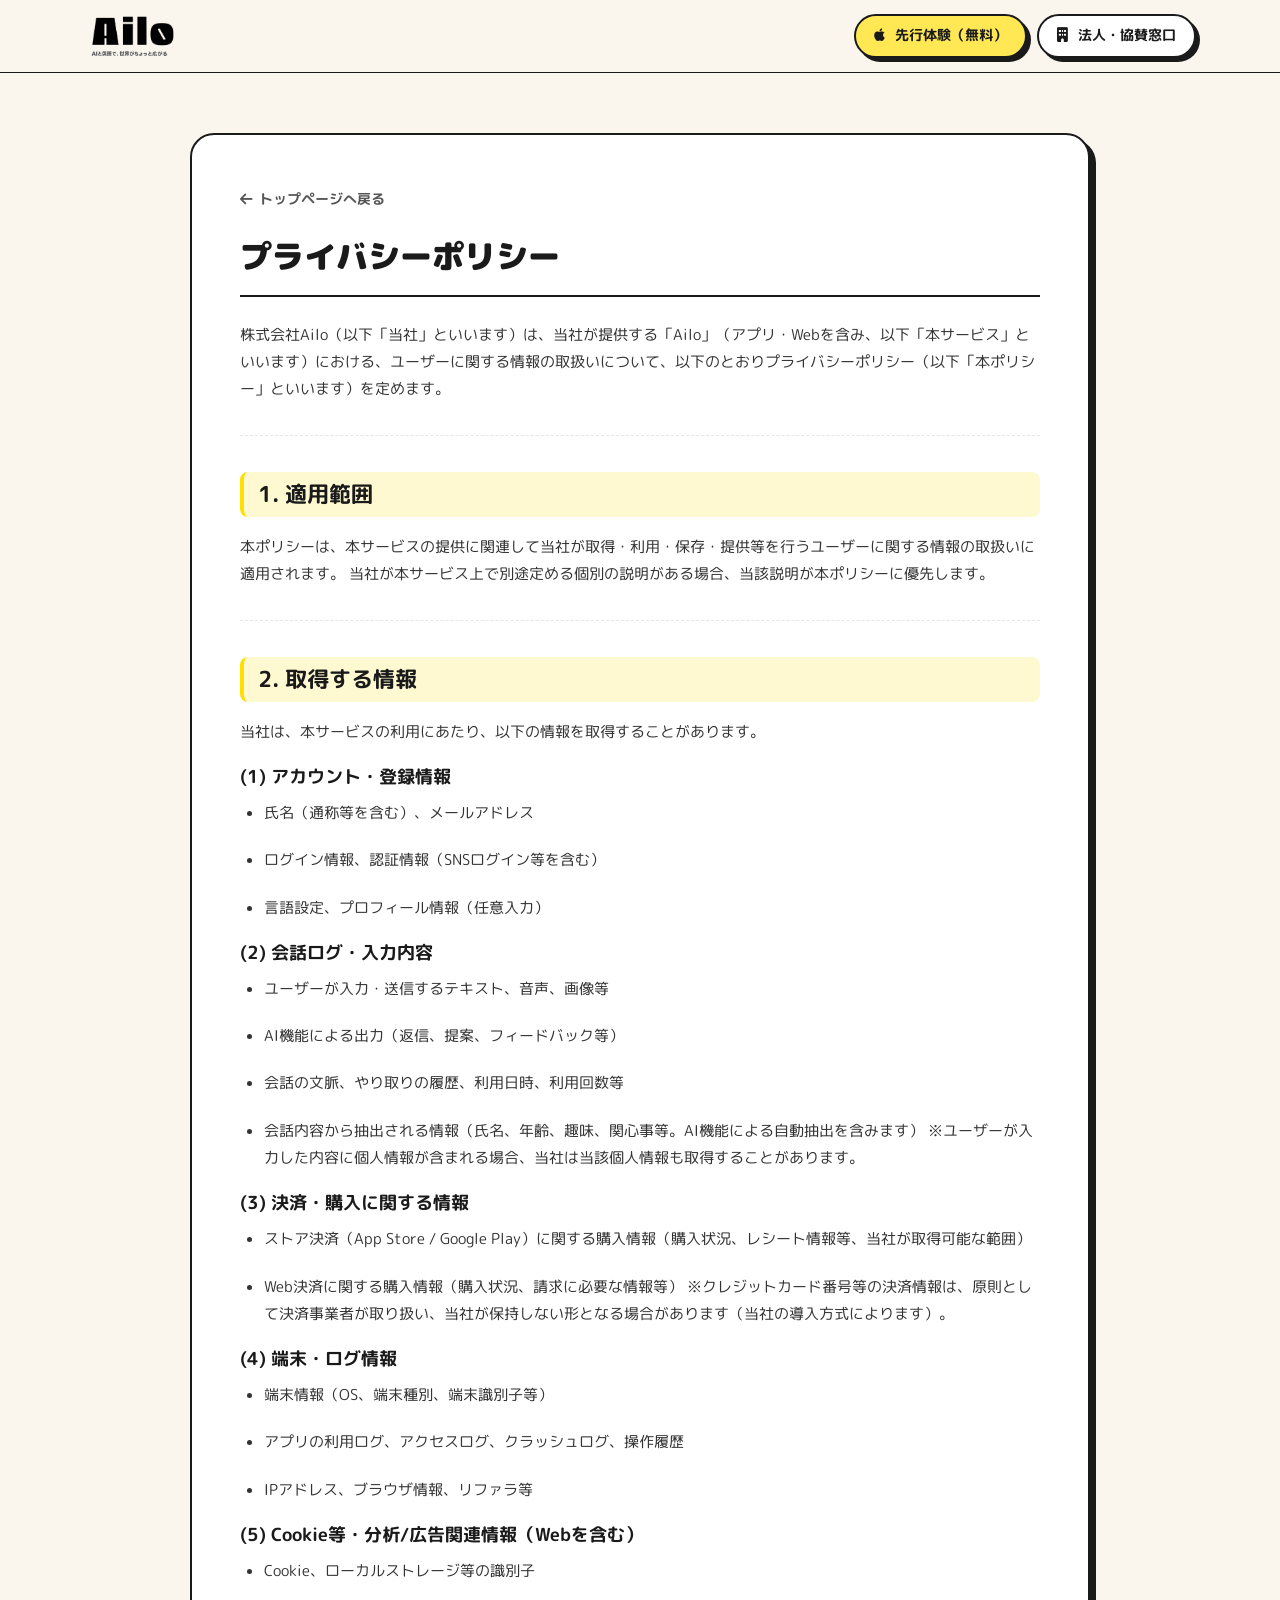
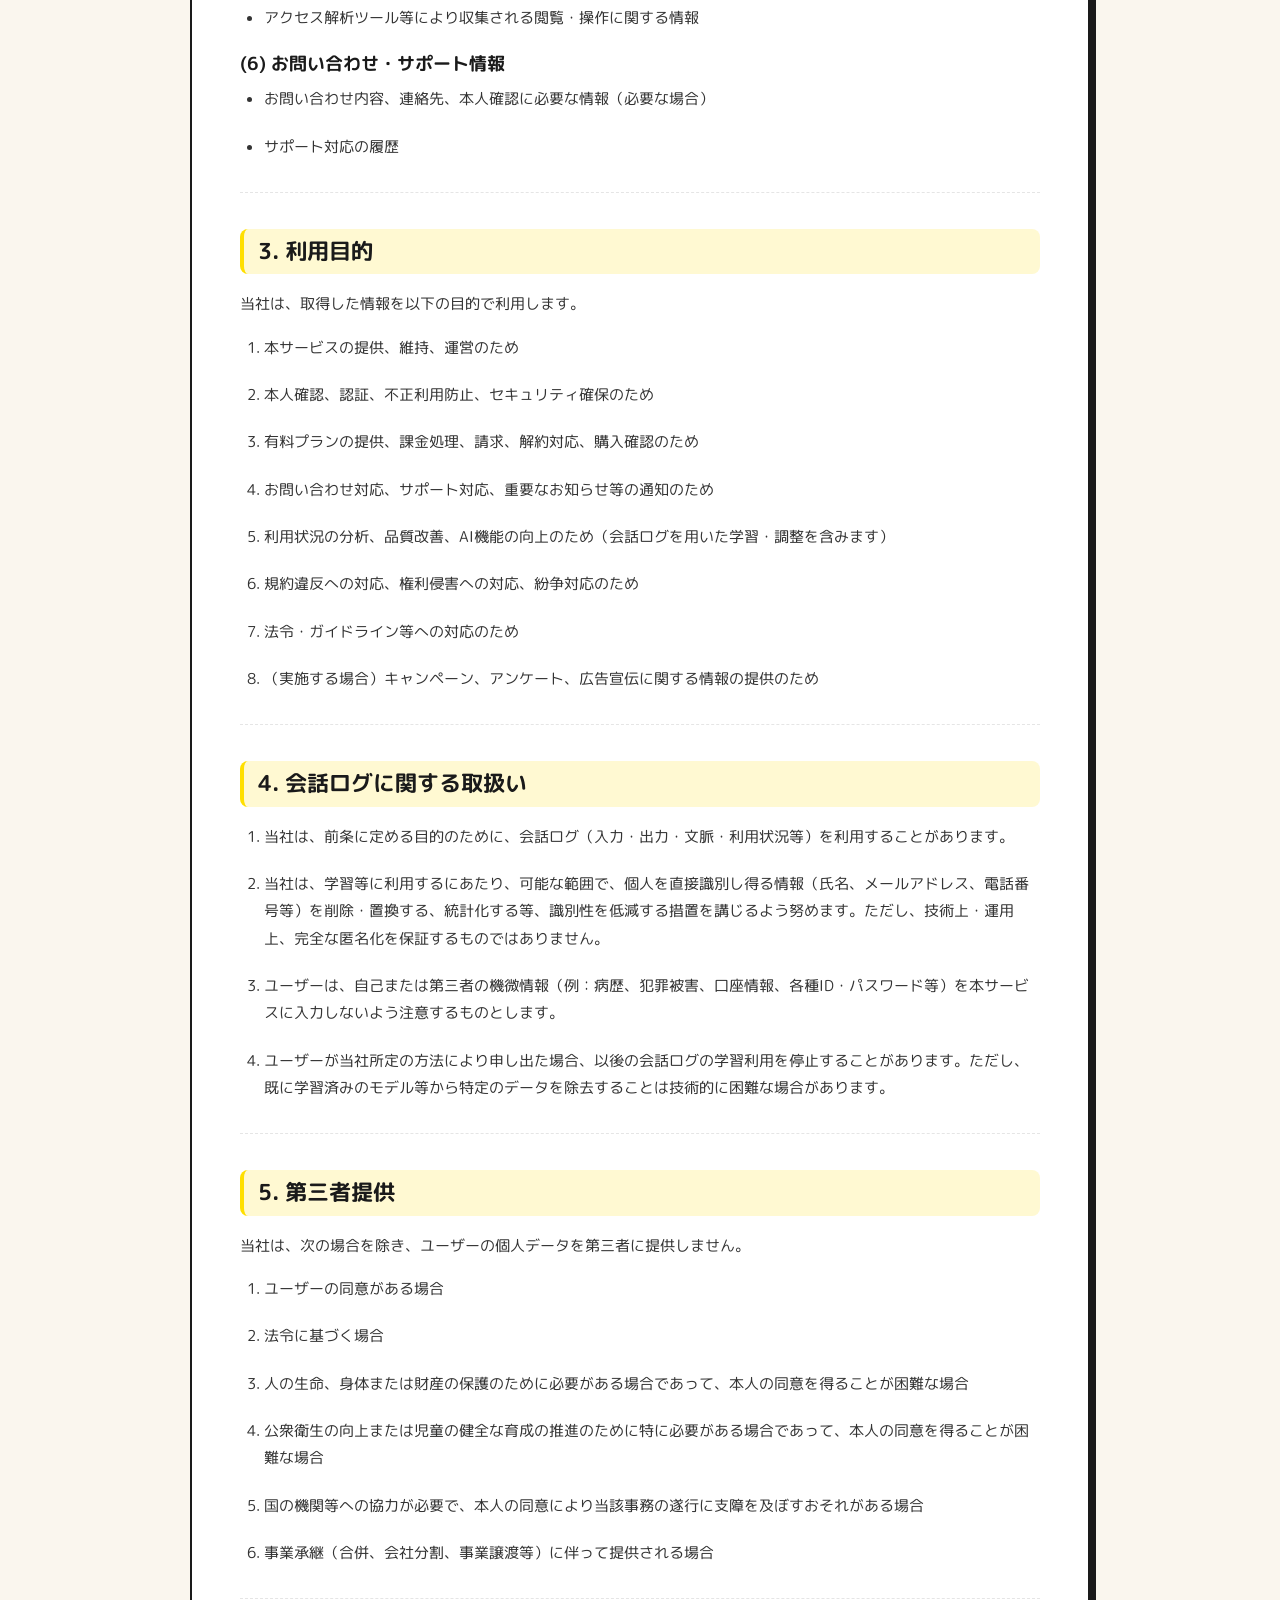
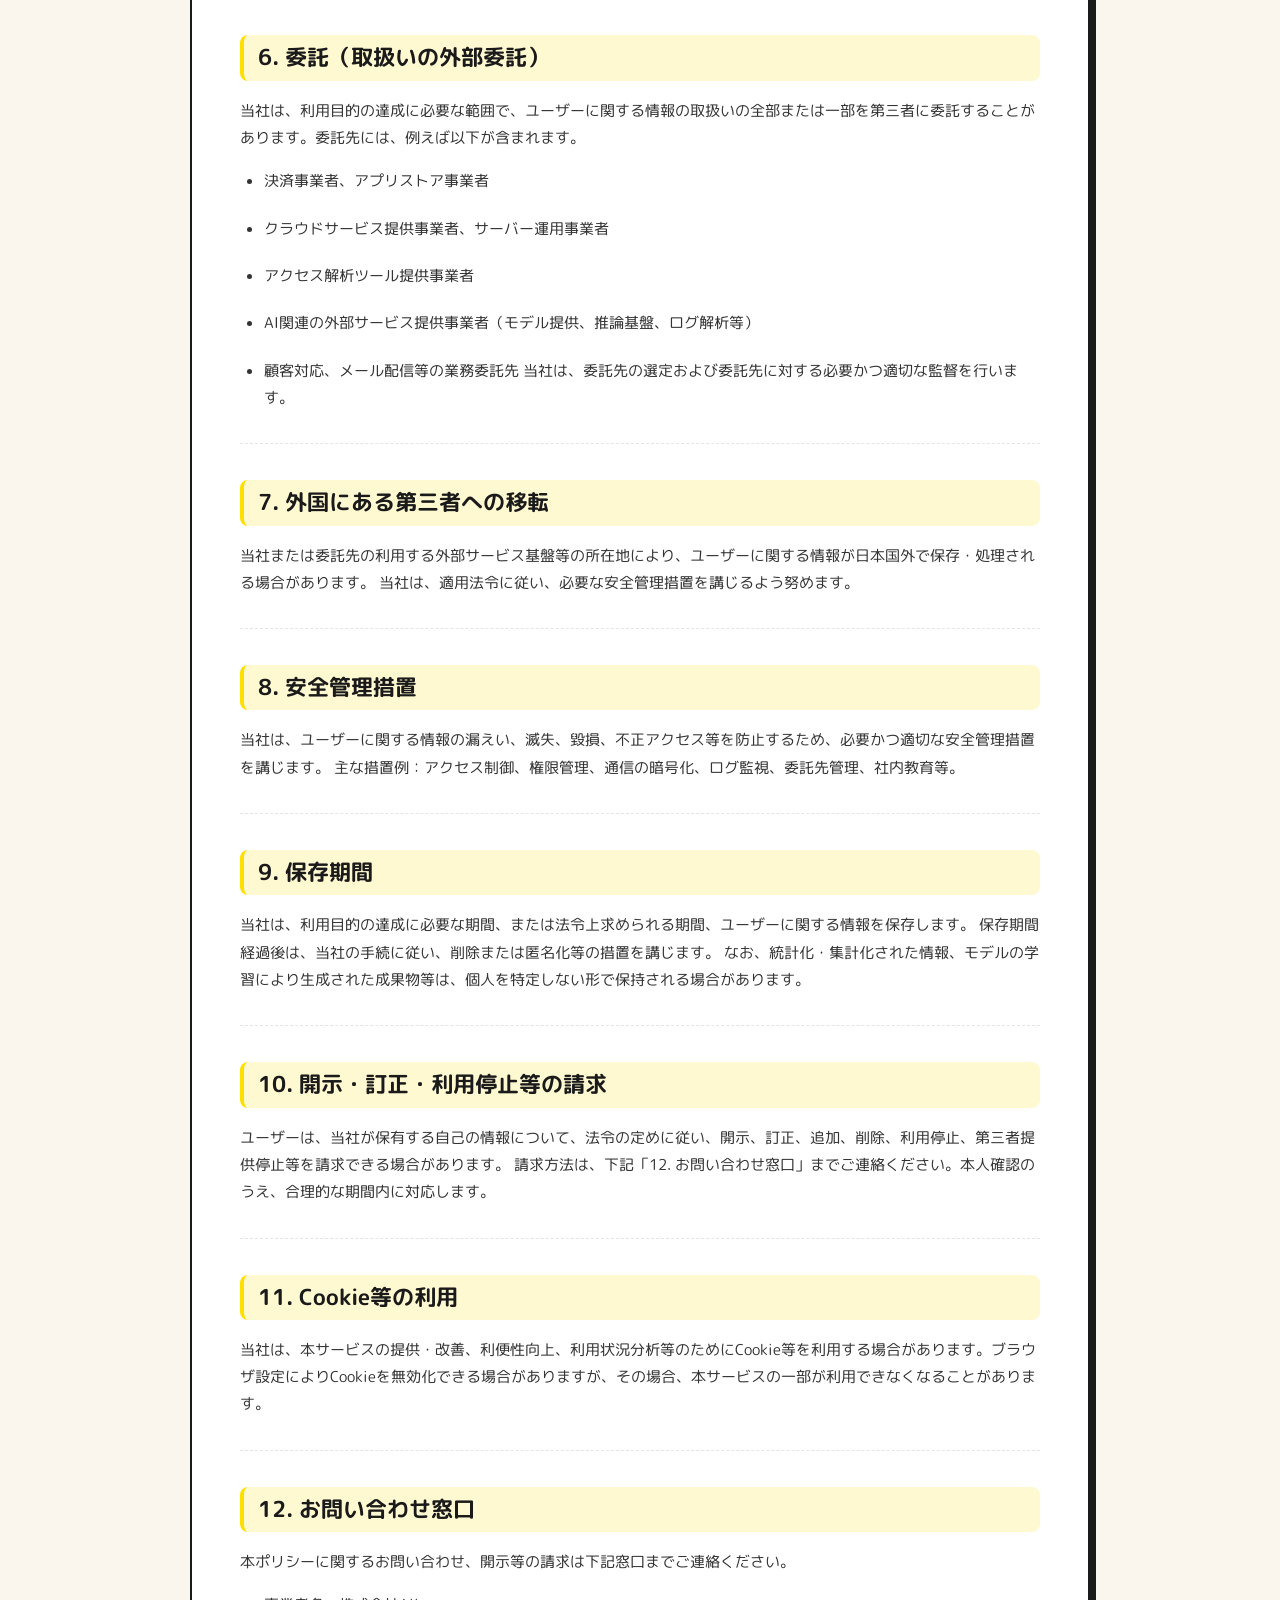
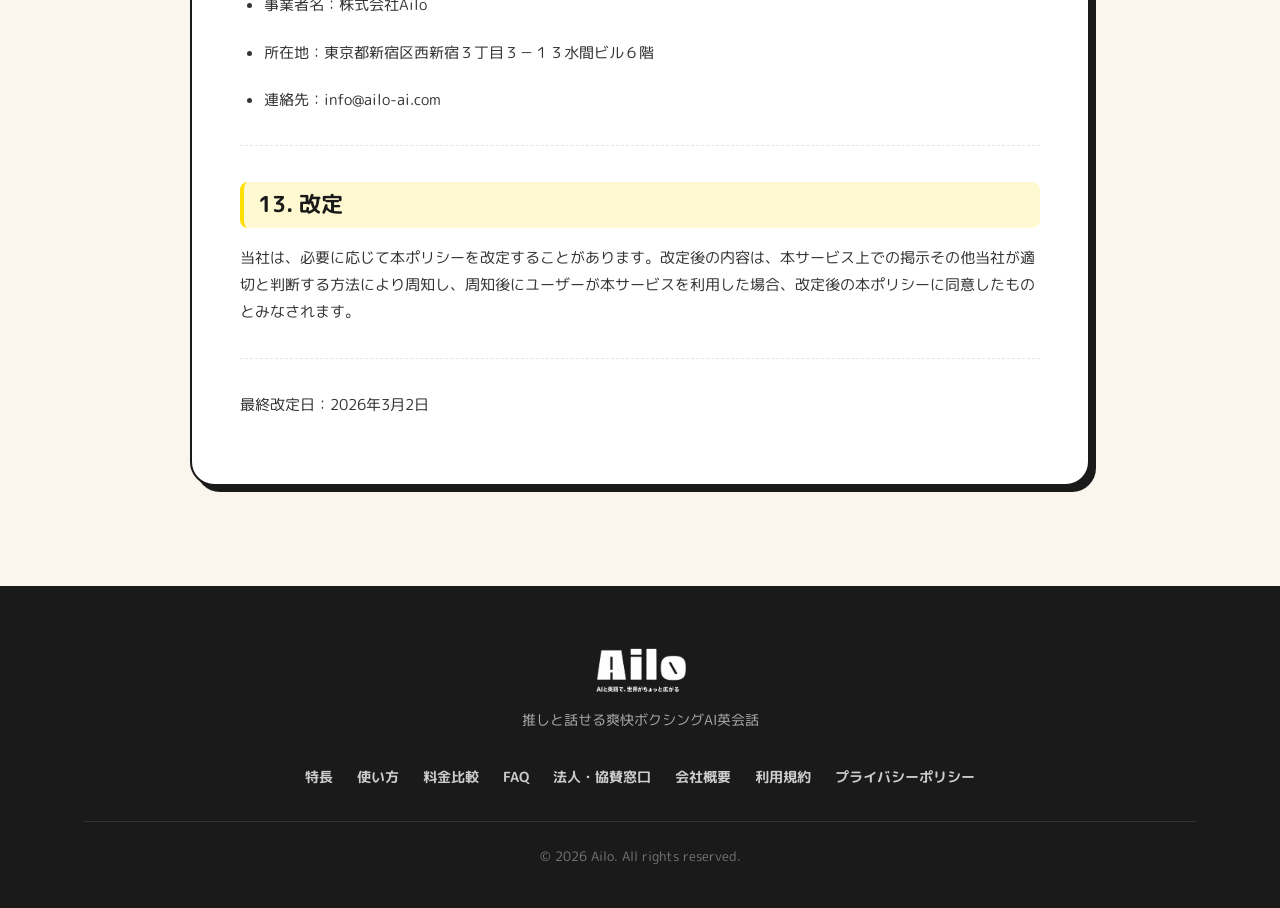
<file: privacy-policy/index.html>
<!DOCTYPE html>
<html lang="ja">
<head>
  <meta charset="UTF-8">
  <meta name="viewport" content="width=device-width, initial-scale=1.0">
  <title>プライバシーポリシー | Ailo（アイロ）</title>
  <meta name="robots" content="noindex, follow">
  
  <!-- Favicon -->
  <link rel="icon" type="image/svg+xml" href="/favicon.svg">
  <link rel="icon" type="image/png" sizes="32x32" href="/favicon.png">
  <link rel="apple-touch-icon" sizes="180x180" href="/apple-touch-icon.png">
  
  <!-- Google Fonts -->
  <link rel="preconnect" href="https://fonts.googleapis.com">
  <link rel="preconnect" href="https://fonts.gstatic.com" crossorigin>
  <link href="https://fonts.googleapis.com/css2?family=M+PLUS+Rounded+1c:wght@400;500;700;800;900&family=Plus+Jakarta+Sans:wght@600;700;800;900&display=swap" rel="stylesheet">
  <link rel="stylesheet" href="https://cdnjs.cloudflare.com/ajax/libs/font-awesome/6.5.1/css/all.min.css">
  
  <link rel="stylesheet" href="../style.css">
  <style>
    .legal-page-section {
      padding: 60px 0 100px;
    }
    .legal-card {
      background-color: #FFFFFF;
      border: var(--border-thick);
      box-shadow: var(--shadow-lg);
      border-radius: var(--radius-lg);
      padding: 50px 48px;
      max-width: 900px;
      margin: 0 auto;
    }
    .legal-card h1 {
      font-size: 2rem;
      font-weight: 900;
      margin-bottom: 24px;
      padding-bottom: 16px;
      border-bottom: var(--border-thick);
    }
    .legal-card h2 {
      font-size: 1.35rem;
      font-weight: 800;
      margin: 36px 0 16px;
      color: var(--color-black);
      background-color: var(--color-yellow-light);
      padding: 8px 14px;
      border-radius: 8px;
      border-left: 4px solid var(--color-yellow-deep);
    }
    .legal-card h3 {
      font-size: 1.1rem;
      font-weight: 700;
      margin: 20px 0 10px;
    }
    .legal-card p {
      margin-bottom: 16px;
      line-height: 1.8;
      color: #333333;
      font-size: 0.95rem;
    }
    .legal-card ul, .legal-card ol {
      margin: 0 0 20px 24px;
      color: #333333;
      font-size: 0.95rem;
      line-height: 1.8;
    }
    .legal-card li {
      margin-bottom: 8px;
    }
    .legal-card hr {
      border: none;
      border-top: 1.5px dashed #E5E5E5;
      margin: 32px 0;
    }
    .back-home-btn {
      margin-bottom: 24px;
      display: inline-flex;
      align-items: center;
      gap: 6px;
      font-weight: 700;
      font-size: 0.9rem;
      color: var(--color-text-sub);
    }
    .back-home-btn:hover {
      color: var(--color-pink);
    }
    @media (max-width: 640px) {
      .legal-card {
        padding: 32px 20px;
      }
      .legal-card h1 {
        font-size: 1.6rem;
      }
    }
  </style>
</head>
<body>

  <!-- Header -->
  <header class="header" id="header">
    <div class="header-inner">
      <a href="../" class="logo-link">
        <img src="../assets/images/logo.png" alt="Ailo アイロ" class="header-logo-img">
      </a>
      <div class="header-cta">
        <a href="../#download" class="btn btn-sm btn-primary">
          <i class="fa-brands fa-apple"></i> 先行体験（無料）
        </a>
        <a href="../#business" class="btn btn-sm btn-white">
          <i class="fa-solid fa-building"></i> 法人・協賛窓口
        </a>
      </div>
    </div>
  </header>

  <!-- Legal Content -->
  <main class="legal-page-section">
    <div class="container">
      <div class="legal-card">
        <a href="../" class="back-home-btn"><i class="fa-solid fa-arrow-left"></i> トップページへ戻る</a>
        <h1>プライバシーポリシー</h1>
        <div class="legal-body">
          

	
	
<p>株式会社Ailo（以下「当社」といいます）は、当社が提供する「Ailo」（アプリ・Webを含み、以下「本サービス」といいます）における、ユーザーに関する情報の取扱いについて、以下のとおりプライバシーポリシー（以下「本ポリシー」といいます）を定めます。</p>



<hr />



<h2 ><strong>1. 適用範囲</strong></h2>



<p>本ポリシーは、本サービスの提供に関連して当社が取得・利用・保存・提供等を行うユーザーに関する情報の取扱いに適用されます。 当社が本サービス上で別途定める個別の説明がある場合、当該説明が本ポリシーに優先します。</p>



<hr />



<h2 ><strong>2. 取得する情報</strong></h2>



<p>当社は、本サービスの利用にあたり、以下の情報を取得することがあります。</p>



<h3 ><strong>(1) アカウント・登録情報</strong></h3>



<ul >
<li>氏名（通称等を含む）、メールアドレス</li>
</ul>



<ul >
<li>ログイン情報、認証情報（SNSログイン等を含む）</li>
</ul>



<ul >
<li>言語設定、プロフィール情報（任意入力）</li>
</ul>



<h3 ><strong>(2) 会話ログ・入力内容</strong></h3>



<ul >
<li>ユーザーが入力・送信するテキスト、音声、画像等</li>
</ul>



<ul >
<li>AI機能による出力（返信、提案、フィードバック等）</li>
</ul>



<ul >
<li>会話の文脈、やり取りの履歴、利用日時、利用回数等</li>
</ul>



<ul >
<li>会話内容から抽出される情報（氏名、年齢、趣味、関心事等。AI機能による自動抽出を含みます） ※ユーザーが入力した内容に個人情報が含まれる場合、当社は当該個人情報も取得することがあります。</li>
</ul>



<h3 ><strong>(3) 決済・購入に関する情報</strong></h3>



<ul >
<li>ストア決済（App Store / Google Play）に関する購入情報（購入状況、レシート情報等、当社が取得可能な範囲）</li>
</ul>



<ul >
<li>Web決済に関する購入情報（購入状況、請求に必要な情報等） ※クレジットカード番号等の決済情報は、原則として決済事業者が取り扱い、当社が保持しない形となる場合があります（当社の導入方式によります）。</li>
</ul>



<h3 ><strong>(4) 端末・ログ情報</strong></h3>



<ul >
<li>端末情報（OS、端末種別、端末識別子等）</li>
</ul>



<ul >
<li>アプリの利用ログ、アクセスログ、クラッシュログ、操作履歴</li>
</ul>



<ul >
<li>IPアドレス、ブラウザ情報、リファラ等</li>
</ul>



<h3 ><strong>(5) Cookie等・分析/広告関連情報（Webを含む）</strong></h3>



<ul >
<li>Cookie、ローカルストレージ等の識別子</li>
</ul>



<ul >
<li>アクセス解析ツール等により収集される閲覧・操作に関する情報</li>
</ul>



<h3 ><strong>(6) お問い合わせ・サポート情報</strong></h3>



<ul >
<li>お問い合わせ内容、連絡先、本人確認に必要な情報（必要な場合）</li>
</ul>



<ul >
<li>サポート対応の履歴</li>
</ul>



<hr />



<h2 ><strong>3. 利用目的</strong></h2>



<p>当社は、取得した情報を以下の目的で利用します。</p>



<ol >
<li>本サービスの提供、維持、運営のため</li>
</ol>



<ol start="2" >
<li>本人確認、認証、不正利用防止、セキュリティ確保のため</li>
</ol>



<ol start="3" >
<li>有料プランの提供、課金処理、請求、解約対応、購入確認のため</li>
</ol>



<ol start="4" >
<li>お問い合わせ対応、サポート対応、重要なお知らせ等の通知のため</li>
</ol>



<ol start="5" >
<li>利用状況の分析、品質改善、AI機能の向上のため（会話ログを用いた学習・調整を含みます）</li>
</ol>



<ol start="6" >
<li>規約違反への対応、権利侵害への対応、紛争対応のため</li>
</ol>



<ol start="7" >
<li>法令・ガイドライン等への対応のため</li>
</ol>



<ol start="8" >
<li>（実施する場合）キャンペーン、アンケート、広告宣伝に関する情報の提供のため</li>
</ol>



<hr />



<h2 ><strong>4. 会話ログに関する取扱い</strong></h2>



<ol >
<li>当社は、前条に定める目的のために、会話ログ（入力・出力・文脈・利用状況等）を利用することがあります。</li>
</ol>



<ol start="2" >
<li>当社は、学習等に利用するにあたり、可能な範囲で、個人を直接識別し得る情報（氏名、メールアドレス、電話番号等）を削除・置換する、統計化する等、識別性を低減する措置を講じるよう努めます。ただし、技術上・運用上、完全な匿名化を保証するものではありません。</li>
</ol>



<ol start="3" >
<li>ユーザーは、自己または第三者の機微情報（例：病歴、犯罪被害、口座情報、各種ID・パスワード等）を本サービスに入力しないよう注意するものとします。</li>
</ol>



<ol start="4" >
<li>ユーザーが当社所定の方法により申し出た場合、以後の会話ログの学習利用を停止することがあります。ただし、既に学習済みのモデル等から特定のデータを除去することは技術的に困難な場合があります。</li>
</ol>



<hr />



<h2 ><strong>5. 第三者提供</strong></h2>



<p>当社は、次の場合を除き、ユーザーの個人データを第三者に提供しません。</p>



<ol >
<li>ユーザーの同意がある場合</li>
</ol>



<ol start="2" >
<li>法令に基づく場合</li>
</ol>



<ol start="3" >
<li>人の生命、身体または財産の保護のために必要がある場合であって、本人の同意を得ることが困難な場合</li>
</ol>



<ol start="4" >
<li>公衆衛生の向上または児童の健全な育成の推進のために特に必要がある場合であって、本人の同意を得ることが困難な場合</li>
</ol>



<ol start="5" >
<li>国の機関等への協力が必要で、本人の同意により当該事務の遂行に支障を及ぼすおそれがある場合</li>
</ol>



<ol start="6" >
<li>事業承継（合併、会社分割、事業譲渡等）に伴って提供される場合</li>
</ol>



<hr />



<h2 ><strong>6. 委託（取扱いの外部委託）</strong></h2>



<p>当社は、利用目的の達成に必要な範囲で、ユーザーに関する情報の取扱いの全部または一部を第三者に委託することがあります。委託先には、例えば以下が含まれます。</p>



<ul >
<li>決済事業者、アプリストア事業者</li>
</ul>



<ul >
<li>クラウドサービス提供事業者、サーバー運用事業者</li>
</ul>



<ul >
<li>アクセス解析ツール提供事業者</li>
</ul>



<ul >
<li>AI関連の外部サービス提供事業者（モデル提供、推論基盤、ログ解析等）</li>
</ul>



<ul >
<li>顧客対応、メール配信等の業務委託先 当社は、委託先の選定および委託先に対する必要かつ適切な監督を行います。</li>
</ul>



<hr />



<h2 ><strong>7. 外国にある第三者への移転</strong></h2>



<p>当社または委託先の利用する外部サービス基盤等の所在地により、ユーザーに関する情報が日本国外で保存・処理される場合があります。 当社は、適用法令に従い、必要な安全管理措置を講じるよう努めます。</p>



<hr />



<h2 ><strong>8. 安全管理措置</strong></h2>



<p>当社は、ユーザーに関する情報の漏えい、滅失、毀損、不正アクセス等を防止するため、必要かつ適切な安全管理措置を講じます。 主な措置例：アクセス制御、権限管理、通信の暗号化、ログ監視、委託先管理、社内教育等。</p>



<hr />



<h2 ><strong>9. 保存期間</strong></h2>



<p>当社は、利用目的の達成に必要な期間、または法令上求められる期間、ユーザーに関する情報を保存します。 保存期間経過後は、当社の手続に従い、削除または匿名化等の措置を講じます。 なお、統計化・集計化された情報、モデルの学習により生成された成果物等は、個人を特定しない形で保持される場合があります。</p>



<hr />



<h2 ><strong>10. 開示・訂正・利用停止等の請求</strong></h2>



<p>ユーザーは、当社が保有する自己の情報について、法令の定めに従い、開示、訂正、追加、削除、利用停止、第三者提供停止等を請求できる場合があります。 請求方法は、下記「12. お問い合わせ窓口」までご連絡ください。本人確認のうえ、合理的な期間内に対応します。</p>



<hr />



<h2 ><strong>11. Cookie等の利用</strong></h2>



<p>当社は、本サービスの提供・改善、利便性向上、利用状況分析等のためにCookie等を利用する場合があります。ブラウザ設定によりCookieを無効化できる場合がありますが、その場合、本サービスの一部が利用できなくなることがあります。</p>



<hr />



<h2 ><strong>12. お問い合わせ窓口</strong></h2>



<p>本ポリシーに関するお問い合わせ、開示等の請求は下記窓口までご連絡ください。</p>



<ul >
<li>事業者名：株式会社Ailo</li>
</ul>



<ul >
<li>所在地：東京都新宿区西新宿３丁目３－１３水間ビル６階</li>
</ul>



<ul >
<li>連絡先：<a href="mailto:support@ailo-ai.com">info@ailo-ai.com</a></li>
</ul>



<hr />



<h2 ><strong>13. 改定</strong></h2>



<p>当社は、必要に応じて本ポリシーを改定することがあります。改定後の内容は、本サービス上での掲示その他当社が適切と判断する方法により周知し、周知後にユーザーが本サービスを利用した場合、改定後の本ポリシーに同意したものとみなされます。</p>



<hr />



<p>最終改定日：2026年3月2日</p>

	
	
</div><!-- .entry-content .clear -->

	
	

        </div>
      </div>
    </div>
  </main>

  <!-- Footer -->
  <footer class="footer">
    <div class="container footer-container">
      <div class="footer-brand">
        <a href="../" class="footer-logo-link">
          <img src="../assets/images/logo.png" alt="Ailo アイロ" class="footer-logo-img">
        </a>
        <p class="footer-tagline">推しと話せる爽快ボクシングAI英会話</p>
      </div>

      <div class="footer-links">
        <a href="../#features">特長</a>
        <a href="../#steps">使い方</a>
        <a href="../#comparison">料金比較</a>
        <a href="../#faq">FAQ</a>
        <a href="../#business">法人・協賛窓口</a>
        <a href="../company/">会社概要</a>
        <a href="../terms/">利用規約</a>
        <a href="../privacy-policy/">プライバシーポリシー</a>
      </div>

      <div class="footer-bottom">
        <p>&copy; 2026 Ailo. All rights reserved.</p>
      </div>
    </div>
  </footer>

</body>
</html>
</file>
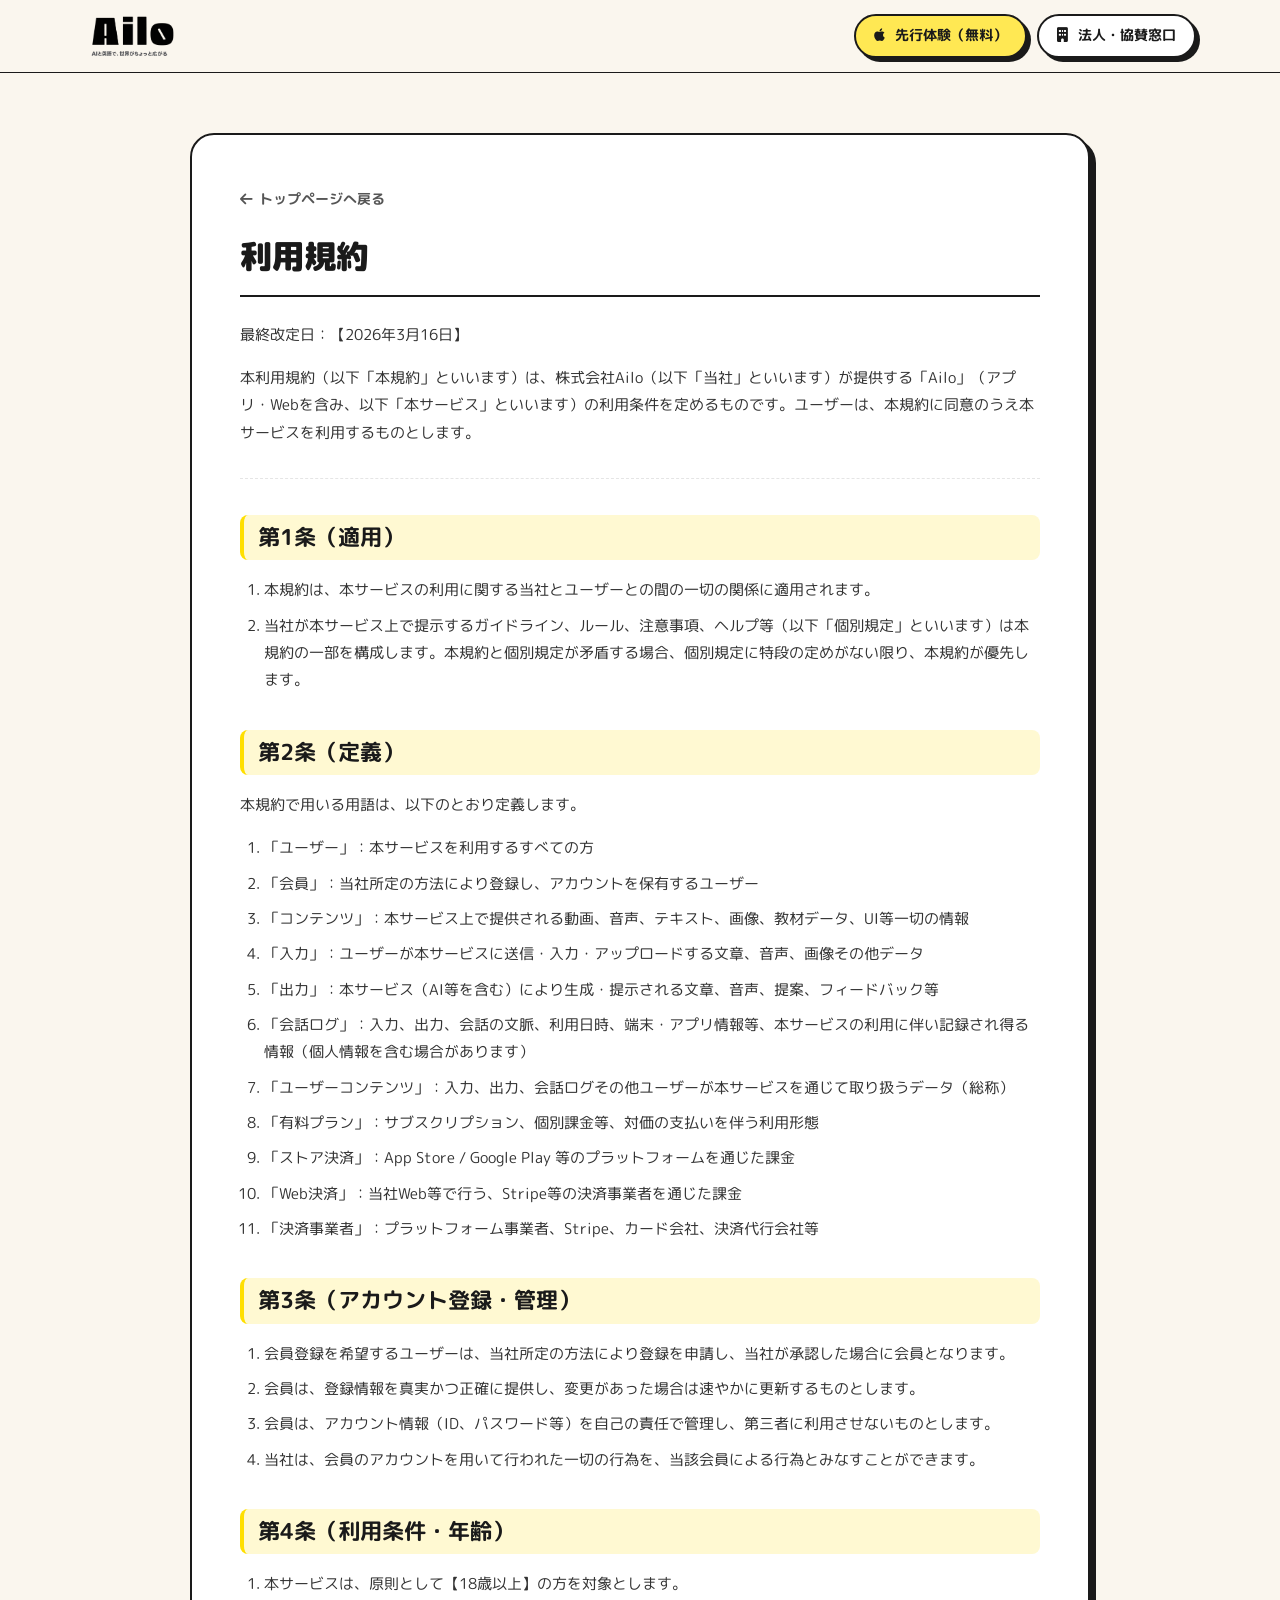
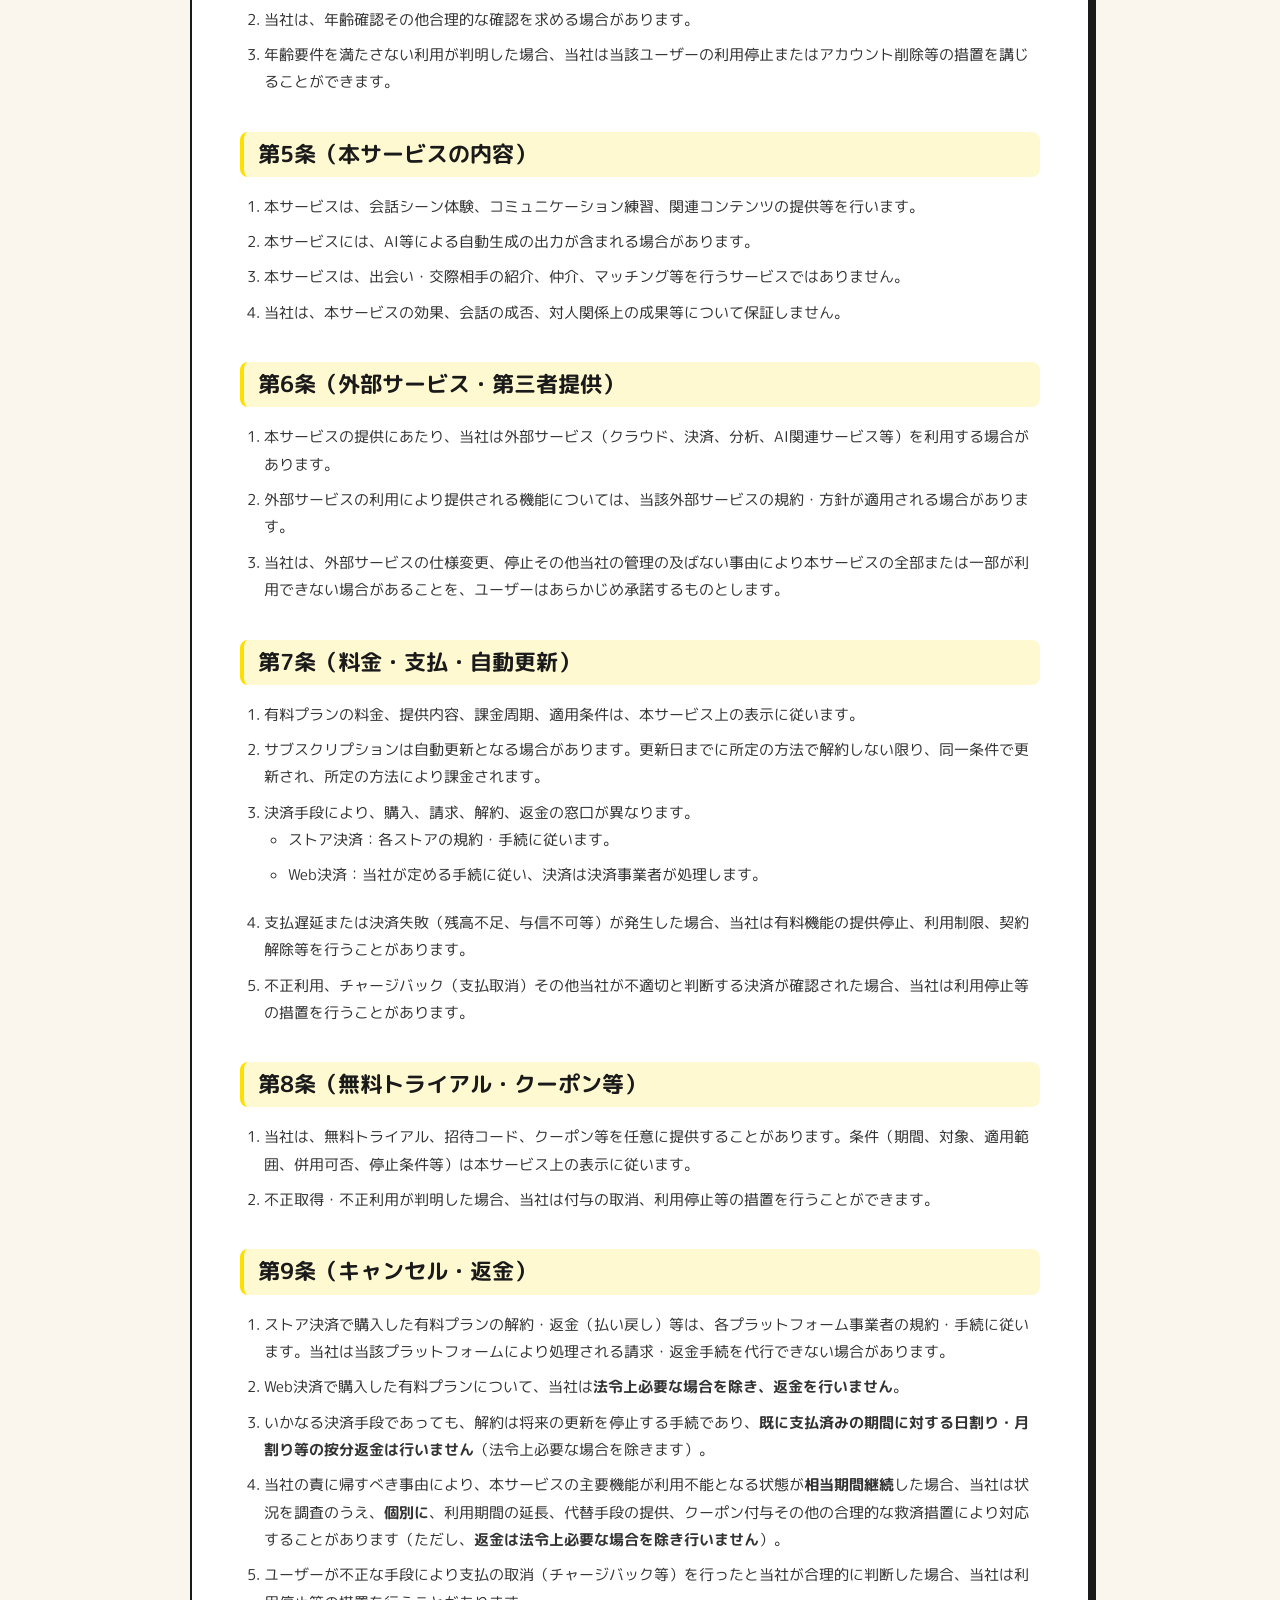
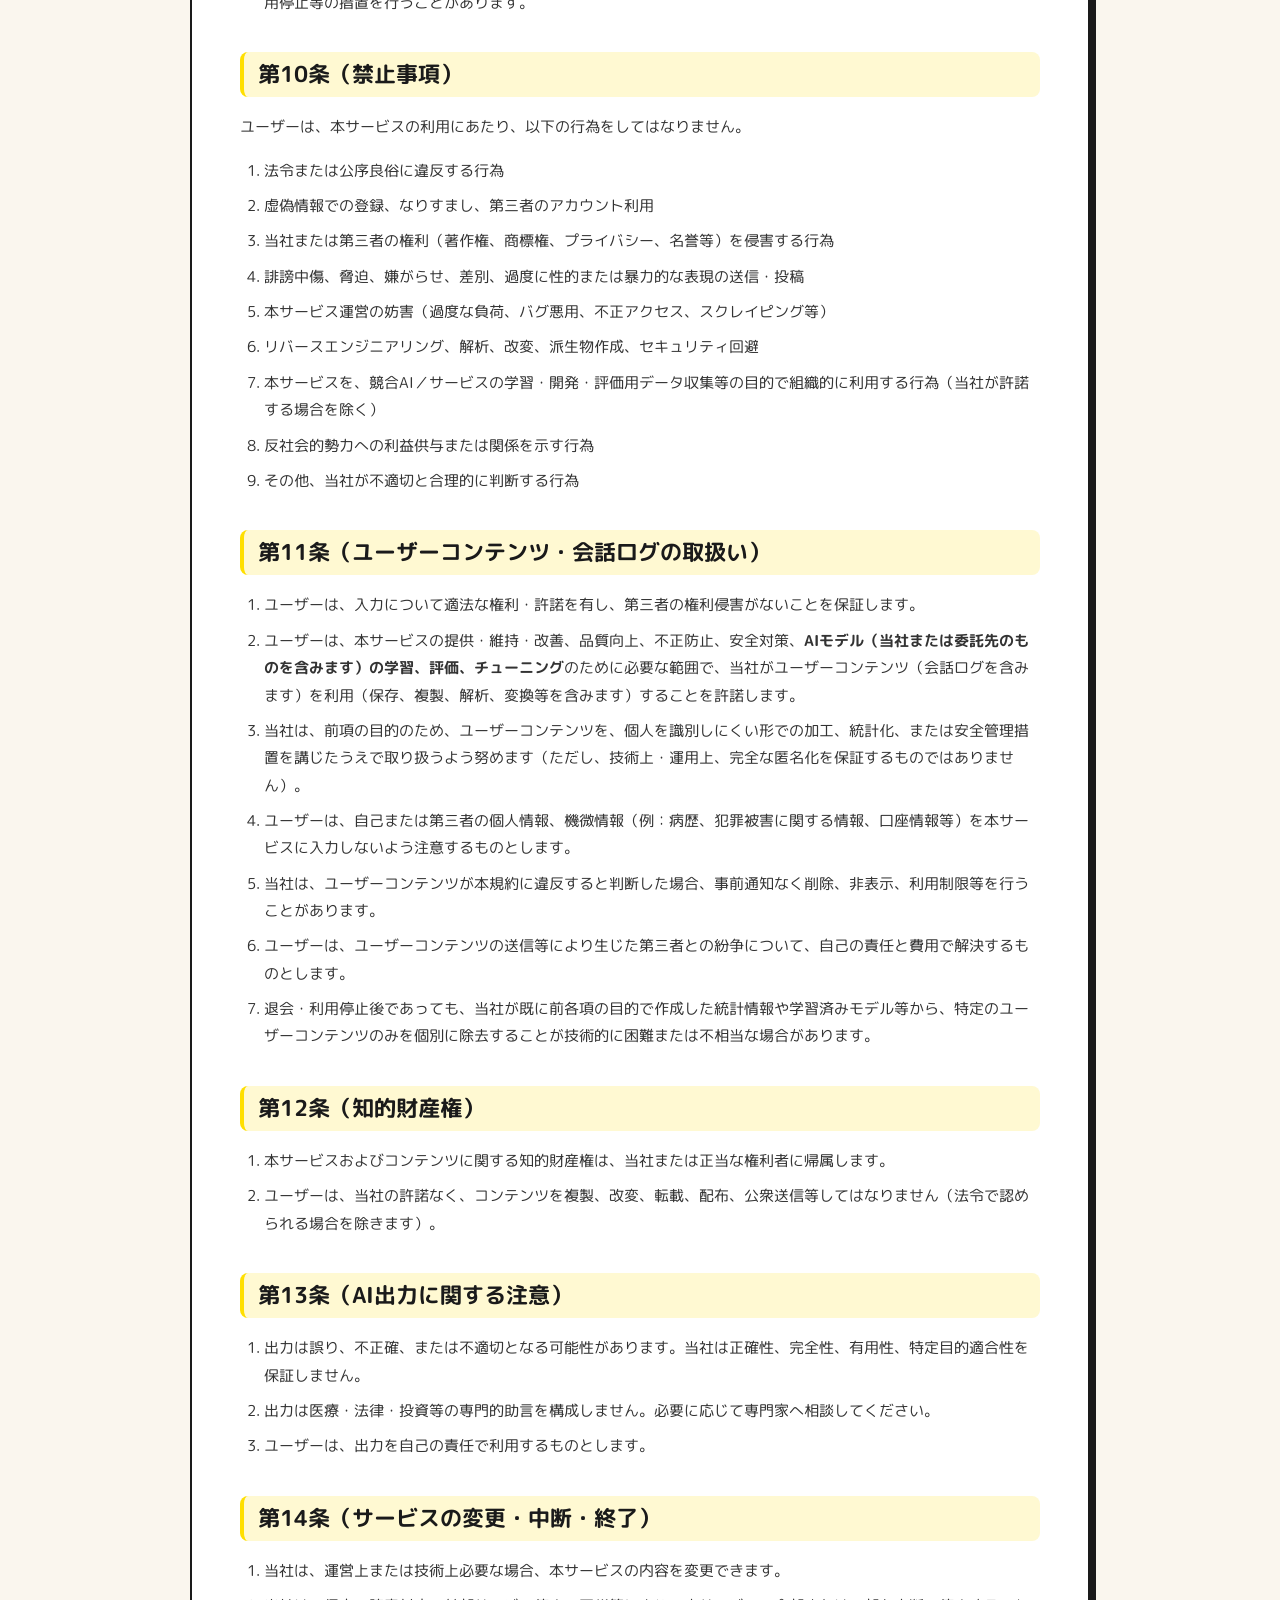
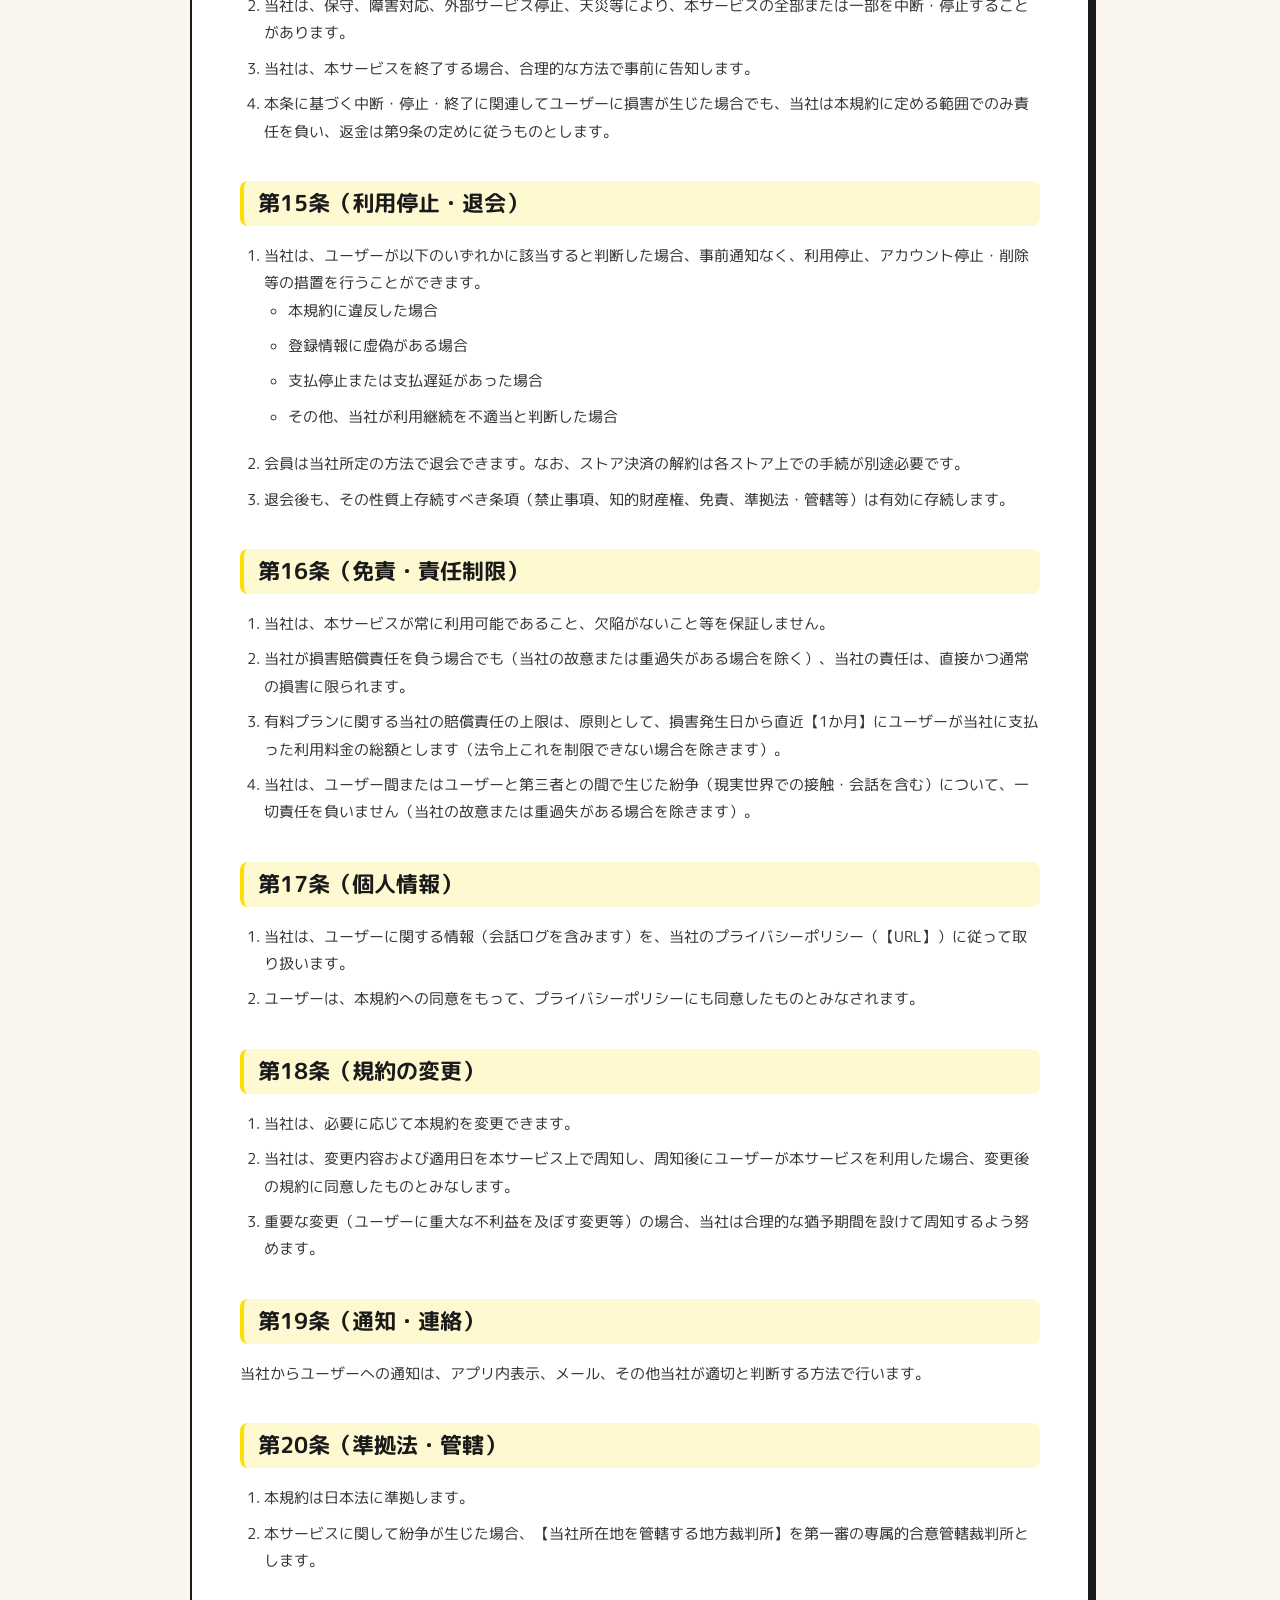
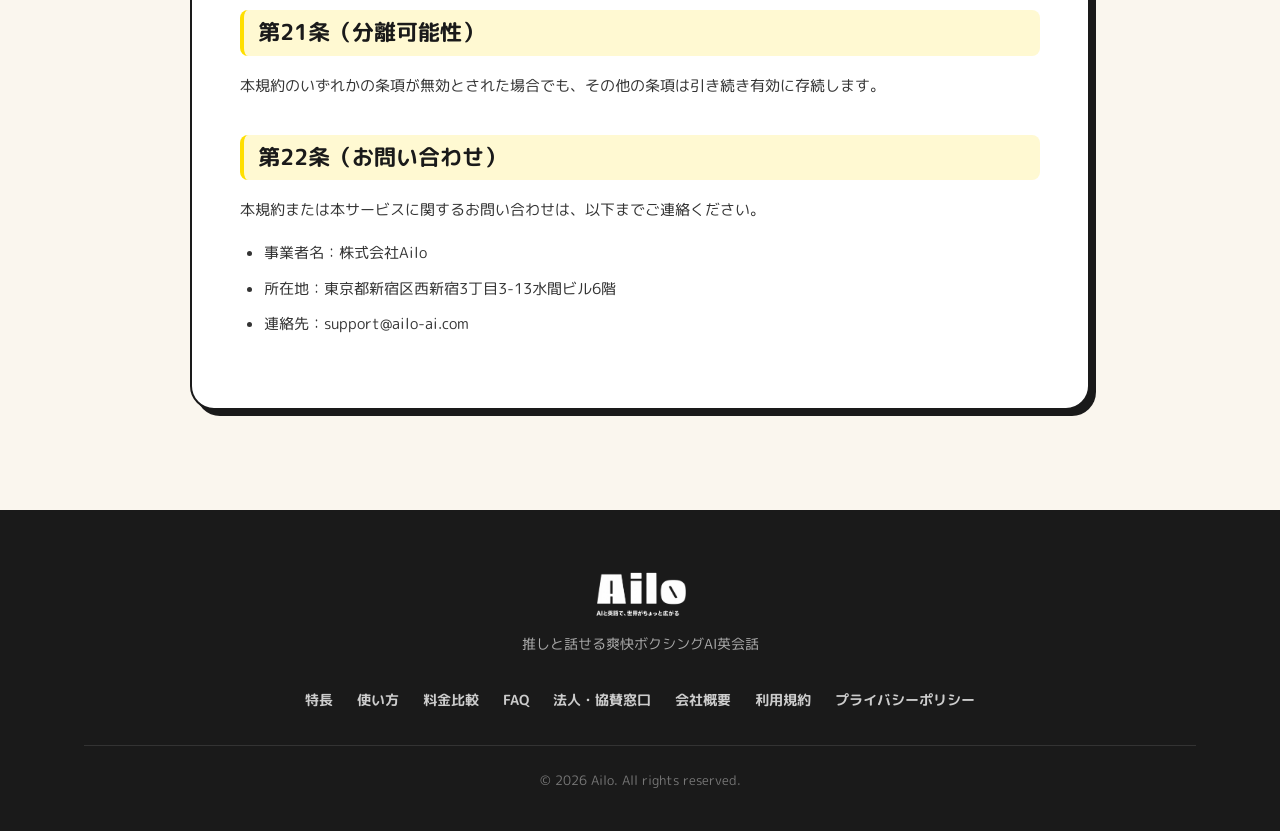
<file: terms/index.html>
<!DOCTYPE html>
<html lang="ja">
<head>
  <meta charset="UTF-8">
  <meta name="viewport" content="width=device-width, initial-scale=1.0">
  <title>利用規約 | Ailo（アイロ）</title>
  <meta name="robots" content="noindex, follow">
  
  <!-- Favicon -->
  <link rel="icon" type="image/svg+xml" href="/favicon.svg">
  <link rel="icon" type="image/png" sizes="32x32" href="/favicon.png">
  <link rel="apple-touch-icon" sizes="180x180" href="/apple-touch-icon.png">
  
  <!-- Google Fonts -->
  <link rel="preconnect" href="https://fonts.googleapis.com">
  <link rel="preconnect" href="https://fonts.gstatic.com" crossorigin>
  <link href="https://fonts.googleapis.com/css2?family=M+PLUS+Rounded+1c:wght@400;500;700;800;900&family=Plus+Jakarta+Sans:wght@600;700;800;900&display=swap" rel="stylesheet">
  <link rel="stylesheet" href="https://cdnjs.cloudflare.com/ajax/libs/font-awesome/6.5.1/css/all.min.css">
  
  <link rel="stylesheet" href="../style.css">
  <style>
    .legal-page-section {
      padding: 60px 0 100px;
    }
    .legal-card {
      background-color: #FFFFFF;
      border: var(--border-thick);
      box-shadow: var(--shadow-lg);
      border-radius: var(--radius-lg);
      padding: 50px 48px;
      max-width: 900px;
      margin: 0 auto;
    }
    .legal-card h1 {
      font-size: 2rem;
      font-weight: 900;
      margin-bottom: 24px;
      padding-bottom: 16px;
      border-bottom: var(--border-thick);
    }
    .legal-card h2 {
      font-size: 1.35rem;
      font-weight: 800;
      margin: 36px 0 16px;
      color: var(--color-black);
      background-color: var(--color-yellow-light);
      padding: 8px 14px;
      border-radius: 8px;
      border-left: 4px solid var(--color-yellow-deep);
    }
    .legal-card h3 {
      font-size: 1.1rem;
      font-weight: 700;
      margin: 20px 0 10px;
    }
    .legal-card p {
      margin-bottom: 16px;
      line-height: 1.8;
      color: #333333;
      font-size: 0.95rem;
    }
    .legal-card ul, .legal-card ol {
      margin: 0 0 20px 24px;
      color: #333333;
      font-size: 0.95rem;
      line-height: 1.8;
    }
    .legal-card li {
      margin-bottom: 8px;
    }
    .legal-card hr {
      border: none;
      border-top: 1.5px dashed #E5E5E5;
      margin: 32px 0;
    }
    .back-home-btn {
      margin-bottom: 24px;
      display: inline-flex;
      align-items: center;
      gap: 6px;
      font-weight: 700;
      font-size: 0.9rem;
      color: var(--color-text-sub);
    }
    .back-home-btn:hover {
      color: var(--color-pink);
    }
    @media (max-width: 640px) {
      .legal-card {
        padding: 32px 20px;
      }
      .legal-card h1 {
        font-size: 1.6rem;
      }
    }
  </style>
</head>
<body>

  <!-- Header -->
  <header class="header" id="header">
    <div class="header-inner">
      <a href="../" class="logo-link">
        <img src="../assets/images/logo.png" alt="Ailo アイロ" class="header-logo-img">
      </a>
      <div class="header-cta">
        <a href="../#download" class="btn btn-sm btn-primary">
          <i class="fa-brands fa-apple"></i> 先行体験（無料）
        </a>
        <a href="../#business" class="btn btn-sm btn-white">
          <i class="fa-solid fa-building"></i> 法人・協賛窓口
        </a>
      </div>
    </div>
  </header>

  <!-- Legal Content -->
  <main class="legal-page-section">
    <div class="container">
      <div class="legal-card">
        <a href="../" class="back-home-btn"><i class="fa-solid fa-arrow-left"></i> トップページへ戻る</a>
        <h1>利用規約</h1>
        <div class="legal-body">
          

	
	
<p>最終改定日：【2026年3月16日】</p>



<p>本利用規約（以下「本規約」といいます）は、株式会社Ailo（以下「当社」といいます）が提供する「Ailo」（アプリ・Webを含み、以下「本サービス」といいます）の利用条件を定めるものです。ユーザーは、本規約に同意のうえ本サービスを利用するものとします。</p>



<hr />



<h2 ><strong>第1条（適用）</strong></h2>



<ol >
<li>本規約は、本サービスの利用に関する当社とユーザーとの間の一切の関係に適用されます。<br></li>



<li>当社が本サービス上で提示するガイドライン、ルール、注意事項、ヘルプ等（以下「個別規定」といいます）は本規約の一部を構成します。本規約と個別規定が矛盾する場合、個別規定に特段の定めがない限り、本規約が優先します。<br></li>
</ol>



<h2 ><strong>第2条（定義）</strong></h2>



<p>本規約で用いる用語は、以下のとおり定義します。</p>



<ol >
<li>「ユーザー」：本サービスを利用するすべての方<br></li>



<li>「会員」：当社所定の方法により登録し、アカウントを保有するユーザー<br></li>



<li>「コンテンツ」：本サービス上で提供される動画、音声、テキスト、画像、教材データ、UI等一切の情報<br></li>



<li>「入力」：ユーザーが本サービスに送信・入力・アップロードする文章、音声、画像その他データ<br></li>



<li>「出力」：本サービス（AI等を含む）により生成・提示される文章、音声、提案、フィードバック等<br></li>



<li>「会話ログ」：入力、出力、会話の文脈、利用日時、端末・アプリ情報等、本サービスの利用に伴い記録され得る情報（個人情報を含む場合があります）<br></li>



<li>「ユーザーコンテンツ」：入力、出力、会話ログその他ユーザーが本サービスを通じて取り扱うデータ（総称）<br></li>



<li>「有料プラン」：サブスクリプション、個別課金等、対価の支払いを伴う利用形態<br></li>



<li>「ストア決済」：App Store / Google Play 等のプラットフォームを通じた課金<br></li>



<li>「Web決済」：当社Web等で行う、Stripe等の決済事業者を通じた課金<br></li>



<li>「決済事業者」：プラットフォーム事業者、Stripe、カード会社、決済代行会社等<br></li>
</ol>



<h2 ><strong>第3条（アカウント登録・管理）</strong></h2>



<ol >
<li>会員登録を希望するユーザーは、当社所定の方法により登録を申請し、当社が承認した場合に会員となります。<br></li>



<li>会員は、登録情報を真実かつ正確に提供し、変更があった場合は速やかに更新するものとします。<br></li>



<li>会員は、アカウント情報（ID、パスワード等）を自己の責任で管理し、第三者に利用させないものとします。<br></li>



<li>当社は、会員のアカウントを用いて行われた一切の行為を、当該会員による行為とみなすことができます。<br></li>
</ol>



<h2 ><strong>第4条（利用条件・年齢）</strong></h2>



<ol >
<li>本サービスは、原則として【18歳以上】の方を対象とします。<br></li>



<li>当社は、年齢確認その他合理的な確認を求める場合があります。<br></li>



<li>年齢要件を満たさない利用が判明した場合、当社は当該ユーザーの利用停止またはアカウント削除等の措置を講じることができます。<br></li>
</ol>



<h2 ><strong>第5条（本サービスの内容）</strong></h2>



<ol >
<li>本サービスは、会話シーン体験、コミュニケーション練習、関連コンテンツの提供等を行います。<br></li>



<li>本サービスには、AI等による自動生成の出力が含まれる場合があります。<br></li>



<li>本サービスは、出会い・交際相手の紹介、仲介、マッチング等を行うサービスではありません。<br></li>



<li>当社は、本サービスの効果、会話の成否、対人関係上の成果等について保証しません。<br></li>
</ol>



<h2 ><strong>第6条（外部サービス・第三者提供）</strong></h2>



<ol >
<li>本サービスの提供にあたり、当社は外部サービス（クラウド、決済、分析、AI関連サービス等）を利用する場合があります。<br></li>



<li>外部サービスの利用により提供される機能については、当該外部サービスの規約・方針が適用される場合があります。<br></li>



<li>当社は、外部サービスの仕様変更、停止その他当社の管理の及ばない事由により本サービスの全部または一部が利用できない場合があることを、ユーザーはあらかじめ承諾するものとします。<br></li>
</ol>



<h2 ><strong>第7条（料金・支払・自動更新）</strong></h2>



<ol >
<li>有料プランの料金、提供内容、課金周期、適用条件は、本サービス上の表示に従います。<br></li>



<li>サブスクリプションは自動更新となる場合があります。更新日までに所定の方法で解約しない限り、同一条件で更新され、所定の方法により課金されます。<br></li>



<li>決済手段により、購入、請求、解約、返金の窓口が異なります。<br>
<ul >
<li>ストア決済：各ストアの規約・手続に従います。<br></li>



<li>Web決済：当社が定める手続に従い、決済は決済事業者が処理します。<br></li>
</ul>
</li>



<li>支払遅延または決済失敗（残高不足、与信不可等）が発生した場合、当社は有料機能の提供停止、利用制限、契約解除等を行うことがあります。<br></li>



<li>不正利用、チャージバック（支払取消）その他当社が不適切と判断する決済が確認された場合、当社は利用停止等の措置を行うことがあります。<br></li>
</ol>



<h2 ><strong>第8条（無料トライアル・クーポン等）</strong></h2>



<ol >
<li>当社は、無料トライアル、招待コード、クーポン等を任意に提供することがあります。条件（期間、対象、適用範囲、併用可否、停止条件等）は本サービス上の表示に従います。<br></li>



<li>不正取得・不正利用が判明した場合、当社は付与の取消、利用停止等の措置を行うことができます。<br></li>
</ol>



<h2 ><strong>第9条（キャンセル・返金）</strong></h2>



<ol >
<li>ストア決済で購入した有料プランの解約・返金（払い戻し）等は、各プラットフォーム事業者の規約・手続に従います。当社は当該プラットフォームにより処理される請求・返金手続を代行できない場合があります。<br></li>



<li>Web決済で購入した有料プランについて、当社は<strong>法令上必要な場合を除き、返金を行いません</strong>。<br></li>



<li>いかなる決済手段であっても、解約は将来の更新を停止する手続であり、<strong>既に支払済みの期間に対する日割り・月割り等の按分返金は行いません</strong>（法令上必要な場合を除きます）。<br></li>



<li>当社の責に帰すべき事由により、本サービスの主要機能が利用不能となる状態が<strong>相当期間継続</strong>した場合、当社は状況を調査のうえ、<strong>個別に</strong>、利用期間の延長、代替手段の提供、クーポン付与その他の合理的な救済措置により対応することがあります（ただし、<strong>返金は法令上必要な場合を除き行いません</strong>）。<br></li>



<li>ユーザーが不正な手段により支払の取消（チャージバック等）を行ったと当社が合理的に判断した場合、当社は利用停止等の措置を行うことがあります。<br></li>
</ol>



<h2 ><strong>第10条（禁止事項）</strong></h2>



<p>ユーザーは、本サービスの利用にあたり、以下の行為をしてはなりません。</p>



<ol >
<li>法令または公序良俗に違反する行為<br></li>



<li>虚偽情報での登録、なりすまし、第三者のアカウント利用<br></li>



<li>当社または第三者の権利（著作権、商標権、プライバシー、名誉等）を侵害する行為<br></li>



<li>誹謗中傷、脅迫、嫌がらせ、差別、過度に性的または暴力的な表現の送信・投稿<br></li>



<li>本サービス運営の妨害（過度な負荷、バグ悪用、不正アクセス、スクレイピング等）<br></li>



<li>リバースエンジニアリング、解析、改変、派生物作成、セキュリティ回避<br></li>



<li>本サービスを、競合AI／サービスの学習・開発・評価用データ収集等の目的で組織的に利用する行為（当社が許諾する場合を除く）<br></li>



<li>反社会的勢力への利益供与または関係を示す行為<br></li>



<li>その他、当社が不適切と合理的に判断する行為<br></li>
</ol>



<h2 ><strong>第11条（ユーザーコンテンツ・会話ログの取扱い）</strong></h2>



<ol >
<li>ユーザーは、入力について適法な権利・許諾を有し、第三者の権利侵害がないことを保証します。<br></li>



<li>ユーザーは、本サービスの提供・維持・改善、品質向上、不正防止、安全対策、<strong>AIモデル（当社または委託先のものを含みます）の学習、評価、チューニング</strong>のために必要な範囲で、当社がユーザーコンテンツ（会話ログを含みます）を利用（保存、複製、解析、変換等を含みます）することを許諾します。<br></li>



<li>当社は、前項の目的のため、ユーザーコンテンツを、個人を識別しにくい形での加工、統計化、または安全管理措置を講じたうえで取り扱うよう努めます（ただし、技術上・運用上、完全な匿名化を保証するものではありません）。<br></li>



<li>ユーザーは、自己または第三者の個人情報、機微情報（例：病歴、犯罪被害に関する情報、口座情報等）を本サービスに入力しないよう注意するものとします。<br></li>



<li>当社は、ユーザーコンテンツが本規約に違反すると判断した場合、事前通知なく削除、非表示、利用制限等を行うことがあります。<br></li>



<li>ユーザーは、ユーザーコンテンツの送信等により生じた第三者との紛争について、自己の責任と費用で解決するものとします。<br></li>



<li>退会・利用停止後であっても、当社が既に前各項の目的で作成した統計情報や学習済みモデル等から、特定のユーザーコンテンツのみを個別に除去することが技術的に困難または不相当な場合があります。<br></li>
</ol>



<h2 ><strong>第12条（知的財産権）</strong></h2>



<ol >
<li>本サービスおよびコンテンツに関する知的財産権は、当社または正当な権利者に帰属します。<br></li>



<li>ユーザーは、当社の許諾なく、コンテンツを複製、改変、転載、配布、公衆送信等してはなりません（法令で認められる場合を除きます）。<br></li>
</ol>



<h2 ><strong>第13条（AI出力に関する注意）</strong></h2>



<ol >
<li>出力は誤り、不正確、または不適切となる可能性があります。当社は正確性、完全性、有用性、特定目的適合性を保証しません。<br></li>



<li>出力は医療・法律・投資等の専門的助言を構成しません。必要に応じて専門家へ相談してください。<br></li>



<li>ユーザーは、出力を自己の責任で利用するものとします。<br></li>
</ol>



<h2 ><strong>第14条（サービスの変更・中断・終了）</strong></h2>



<ol >
<li>当社は、運営上または技術上必要な場合、本サービスの内容を変更できます。<br></li>



<li>当社は、保守、障害対応、外部サービス停止、天災等により、本サービスの全部または一部を中断・停止することがあります。<br></li>



<li>当社は、本サービスを終了する場合、合理的な方法で事前に告知します。<br></li>



<li>本条に基づく中断・停止・終了に関連してユーザーに損害が生じた場合でも、当社は本規約に定める範囲でのみ責任を負い、返金は第9条の定めに従うものとします。<br></li>
</ol>



<h2 ><strong>第15条（利用停止・退会）</strong></h2>



<ol >
<li>当社は、ユーザーが以下のいずれかに該当すると判断した場合、事前通知なく、利用停止、アカウント停止・削除等の措置を行うことができます。<br>
<ul >
<li>本規約に違反した場合<br></li>



<li>登録情報に虚偽がある場合<br></li>



<li>支払停止または支払遅延があった場合<br></li>



<li>その他、当社が利用継続を不適当と判断した場合<br></li>
</ul>
</li>



<li>会員は当社所定の方法で退会できます。なお、ストア決済の解約は各ストア上での手続が別途必要です。<br></li>



<li>退会後も、その性質上存続すべき条項（禁止事項、知的財産権、免責、準拠法・管轄等）は有効に存続します。<br></li>
</ol>



<h2 ><strong>第16条（免責・責任制限）</strong></h2>



<ol >
<li>当社は、本サービスが常に利用可能であること、欠陥がないこと等を保証しません。<br></li>



<li>当社が損害賠償責任を負う場合でも（当社の故意または重過失がある場合を除く）、当社の責任は、直接かつ通常の損害に限られます。<br></li>



<li>有料プランに関する当社の賠償責任の上限は、原則として、損害発生日から直近【1か月】にユーザーが当社に支払った利用料金の総額とします（法令上これを制限できない場合を除きます）。<br></li>



<li>当社は、ユーザー間またはユーザーと第三者との間で生じた紛争（現実世界での接触・会話を含む）について、一切責任を負いません（当社の故意または重過失がある場合を除きます）。<br></li>
</ol>



<h2 ><strong>第17条（個人情報）</strong></h2>



<ol >
<li>当社は、ユーザーに関する情報（会話ログを含みます）を、当社のプライバシーポリシー（【URL】）に従って取り扱います。<br></li>



<li>ユーザーは、本規約への同意をもって、プライバシーポリシーにも同意したものとみなされます。<br></li>
</ol>



<h2 ><strong>第18条（規約の変更）</strong></h2>



<ol >
<li>当社は、必要に応じて本規約を変更できます。<br></li>



<li>当社は、変更内容および適用日を本サービス上で周知し、周知後にユーザーが本サービスを利用した場合、変更後の規約に同意したものとみなします。<br></li>



<li>重要な変更（ユーザーに重大な不利益を及ぼす変更等）の場合、当社は合理的な猶予期間を設けて周知するよう努めます。<br></li>
</ol>



<h2 ><strong>第19条（通知・連絡）</strong></h2>



<p>当社からユーザーへの通知は、アプリ内表示、メール、その他当社が適切と判断する方法で行います。</p>



<h2 ><strong>第20条（準拠法・管轄）</strong></h2>



<ol >
<li>本規約は日本法に準拠します。<br></li>



<li>本サービスに関して紛争が生じた場合、【当社所在地を管轄する地方裁判所】を第一審の専属的合意管轄裁判所とします。<br></li>
</ol>



<h2 ><strong>第21条（分離可能性）</strong></h2>



<p>本規約のいずれかの条項が無効とされた場合でも、その他の条項は引き続き有効に存続します。</p>



<h2 ><strong>第22条（お問い合わせ）</strong></h2>



<p>本規約または本サービスに関するお問い合わせは、以下までご連絡ください。</p>



<ul >
<li>事業者名：株式会社Ailo</li>



<li>所在地：東京都新宿区西新宿3丁目3-13水間ビル6階</li>



<li>連絡先：support@ailo-ai.com<br></li>
</ul>



<p></p>

	
	
</div><!-- .entry-content .clear -->

	
	

        </div>
      </div>
    </div>
  </main>

  <!-- Footer -->
  <footer class="footer">
    <div class="container footer-container">
      <div class="footer-brand">
        <a href="../" class="footer-logo-link">
          <img src="../assets/images/logo.png" alt="Ailo アイロ" class="footer-logo-img">
        </a>
        <p class="footer-tagline">推しと話せる爽快ボクシングAI英会話</p>
      </div>

      <div class="footer-links">
        <a href="../#features">特長</a>
        <a href="../#steps">使い方</a>
        <a href="../#comparison">料金比較</a>
        <a href="../#faq">FAQ</a>
        <a href="../#business">法人・協賛窓口</a>
        <a href="../company/">会社概要</a>
        <a href="../terms/">利用規約</a>
        <a href="../privacy-policy/">プライバシーポリシー</a>
      </div>

      <div class="footer-bottom">
        <p>&copy; 2026 Ailo. All rights reserved.</p>
      </div>
    </div>
  </footer>

</body>
</html>
</file>
<file: style.css>
/* ==========================================================================
   Ailo LP - Pop Neo-Brutalism Design System
   Colors: Soft Warm Cream (#FAF6EE), Vivid Yellow (#FFE853, #FFDF00),
           Deep Black (#1A1A1A), Pure White (#FFFFFF), 
           Accent Pink (#FF4B72), Success Green (#10B981)
   ========================================================================== */

:root {
  /* Core Colors */
  --bg-main: #FAF6EE;
  --bg-card: #FFFFFF;
  --bg-card-alt: #FFFDF8;
  
  --color-black: #1A1A1A;
  --color-black-light: #2D2D2D;
  --color-text-sub: #555555;
  --color-text-muted: #777777;
  
  --color-yellow: #FFE853;
  --color-yellow-deep: #FFDF00;
  --color-yellow-light: #FFF9D2;
  
  --color-pink: #FF4B72;
  --color-pink-hover: #F43F5E;
  --color-pink-light: #FFE4EA;
  
  --color-green: #10B981;
  --color-blue: #38BDF8;

  /* Border & Shadows (Neo-Brutalism) */
  --border-thick: 2.5px solid var(--color-black);
  --border-thin: 1.5px solid var(--color-black);
  --shadow-main: 4px 4px 0px var(--color-black);
  --shadow-sm: 2px 2px 0px var(--color-black);
  --shadow-lg: 6px 6px 0px var(--color-black);
  --shadow-card-hover: 8px 8px 0px var(--color-black);

  /* Radius */
  --radius-sm: 10px;
  --radius-md: 16px;
  --radius-lg: 24px;
  --radius-pill: 9999px;

  /* Typography */
  --font-main: 'M PLUS Rounded 1c', -apple-system, BlinkMacSystemFont, 'Segoe UI', Roboto, sans-serif;
  --font-en: 'Plus Jakarta Sans', var(--font-main);
}

/* ==========================================================================
   Base & Reset
   ========================================================================== */
*, *::before, *::after {
  box-sizing: border-box;
  margin: 0;
  padding: 0;
}

html {
  scroll-behavior: smooth;
  font-size: 16px;
}

body {
  font-family: var(--font-main);
  background-color: var(--bg-main);
  color: var(--color-black);
  line-height: 1.7;
  -webkit-font-smoothing: antialiased;
  overflow-x: hidden;
}

img {
  max-width: 100%;
  height: auto;
  display: block;
}

a {
  color: inherit;
  text-decoration: none;
}

.container {
  width: 100%;
  max-width: 1160px;
  margin: 0 auto;
  padding: 0 24px;
}

/* ==========================================================================
   Typography & Highlights
   ========================================================================== */
h1, h2, h3, h4 {
  font-weight: 800;
  line-height: 1.35;
  color: var(--color-black);
}

.highlight-yellow {
  background: linear-gradient(transparent 55%, var(--color-yellow) 55%);
  padding: 0 4px;
  display: inline;
}

.highlight-pink {
  background: linear-gradient(transparent 55%, var(--color-pink-light) 55%);
  color: var(--color-pink);
  padding: 0 4px;
  display: inline;
}

/* Optical adjustment: Area-based color tone calibration for small text */
.text-sub {
  font-size: 0.85rem;
  color: var(--color-text-sub);
  font-weight: 500;
}

/* ==========================================================================
   Buttons & Badges
   ========================================================================== */
.btn {
  display: inline-flex;
  align-items: center;
  justify-content: center;
  gap: 10px;
  font-family: var(--font-main);
  font-weight: 700;
  text-align: center;
  cursor: pointer;
  border: var(--border-thick);
  box-shadow: var(--shadow-main);
  border-radius: var(--radius-pill);
  transition: all 0.2s cubic-bezier(0.16, 1, 0.3, 1);
  /* Optical adjustment: upper distance offset for perfect vertical optical centering */
  padding-top: calc(14px - 1.5px);
  padding-bottom: 14px;
  padding-left: 28px;
  padding-right: 28px;
  text-decoration: none;
}

.btn:hover {
  transform: translate(-2px, -2px);
  box-shadow: var(--shadow-lg);
}

.btn:active {
  transform: translate(2px, 2px);
  box-shadow: var(--shadow-sm);
}

.btn-primary {
  background-color: var(--color-yellow);
  color: var(--color-black);
}

.btn-primary:hover {
  background-color: var(--color-yellow-deep);
}

.btn-accent {
  background-color: var(--color-pink);
  color: #FFFFFF;
}

.btn-accent:hover {
  background-color: var(--color-pink-hover);
}

.btn-dark {
  background-color: var(--color-black);
  color: #FFFFFF;
}

.btn-dark:hover {
  background-color: var(--color-black-light);
}

.btn-white {
  background-color: #FFFFFF;
  color: var(--color-black);
}

.btn-white:hover {
  background-color: #F8F6F0;
}

.btn-light-yellow {
  background-color: var(--color-yellow-light);
  color: var(--color-black);
}

.btn-light-yellow:hover {
  background-color: var(--color-yellow);
}

.btn-sm {
  padding-top: calc(8px - 1px);
  padding-bottom: 8px;
  padding-left: 18px;
  padding-right: 18px;
  font-size: 0.9rem;
}

.btn-md {
  padding-top: calc(12px - 1px);
  padding-bottom: 12px;
  padding-left: 24px;
  padding-right: 24px;
  font-size: 1rem;
}

.btn-lg {
  padding-top: calc(16px - 2px);
  padding-bottom: 16px;
  padding-left: 32px;
  padding-right: 32px;
  font-size: 1.15rem;
}

.btn-text-group {
  display: flex;
  flex-direction: column;
  align-items: flex-start;
  line-height: 1.25;
}

.btn-subtext {
  font-size: 0.75rem;
  font-weight: 500;
  opacity: 0.9;
}

.btn-maintext {
  font-size: 1.15rem;
  font-weight: 800;
}

.btn-pulse {
  animation: pulseGlow 2.5s infinite;
}

@keyframes pulseGlow {
  0%, 100% {
    box-shadow: var(--shadow-main);
  }
  50% {
    box-shadow: 6px 6px 0px var(--color-black), 0 0 20px rgba(255, 75, 114, 0.4);
  }
}

.badge-tag {
  display: inline-flex;
  align-items: center;
  gap: 8px;
  background-color: #FFFFFF;
  border: var(--border-thin);
  box-shadow: var(--shadow-sm);
  border-radius: var(--radius-pill);
  padding: 6px 14px;
  font-size: 0.85rem;
  font-weight: 700;
}

.pulse-dot {
  width: 8px;
  height: 8px;
  background-color: var(--color-green);
  border-radius: 50%;
  display: inline-block;
  animation: blink 1.5s infinite;
}

@keyframes blink {
  0%, 100% { opacity: 1; transform: scale(1); }
  50% { opacity: 0.4; transform: scale(0.8); }
}

/* ==========================================================================
   Header
   ========================================================================== */
.header {
  position: sticky;
  top: 0;
  z-index: 100;
  background-color: rgba(250, 246, 238, 0.92);
  backdrop-filter: blur(10px);
  border-bottom: var(--border-thin);
  padding: 14px 0;
}

.header-inner {
  max-width: 1160px;
  margin: 0 auto;
  padding: 0 24px;
  display: flex;
  align-items: center;
  justify-content: space-between;
}

.logo-link {
  display: flex;
  align-items: center;
  text-decoration: none;
}

.header-logo-img {
  height: 44px;
  width: auto;
  display: block;
  object-fit: contain;
}

.footer-logo-link {
  display: inline-block;
}

.footer-logo-img {
  height: 48px;
  width: auto;
  display: block;
  object-fit: contain;
  /* White logo for dark footer background */
  filter: brightness(0) invert(1);
}

.nav-menu {
  display: flex;
  align-items: center;
  gap: 24px;
}

.nav-link {
  font-weight: 700;
  font-size: 0.95rem;
  color: var(--color-black);
  position: relative;
  transition: color 0.2s;
}

.nav-link:hover {
  color: var(--color-pink);
}

.header-cta {
  display: flex;
  align-items: center;
  gap: 10px;
}

/* ==========================================================================
   Hero Section
   ========================================================================== */
.hero-section {
  padding: 60px 0 80px;
  position: relative;
  overflow: hidden;
}

.hero-container {
  display: grid;
  grid-template-columns: 1.15fr 0.85fr;
  align-items: center;
  gap: 48px;
}

.hero-badge {
  margin-bottom: 20px;
  background-color: var(--color-yellow-light);
}

.hero-title {
  font-size: 3.2rem;
  font-weight: 900;
  letter-spacing: -0.5px;
  margin-bottom: 20px;
}

.hero-subtitle {
  font-size: 1.15rem;
  color: var(--color-text-sub);
  margin-bottom: 28px;
  font-weight: 500;
}

.price-highlight {
  font-weight: 800;
  color: var(--color-black);
  background-color: var(--color-yellow);
  padding: 2px 8px;
  border-radius: 6px;
  border: var(--border-thin);
}

.hero-tags {
  display: flex;
  flex-wrap: wrap;
  gap: 10px;
  margin-bottom: 32px;
}

.hero-tag {
  background-color: #FFFFFF;
  border: var(--border-thin);
  box-shadow: var(--shadow-sm);
  border-radius: var(--radius-pill);
  padding: 6px 14px;
  font-size: 0.88rem;
  font-weight: 700;
  display: inline-flex;
  align-items: center;
  gap: 6px;
}

.hero-tag i {
  color: var(--color-pink);
}

.hero-cta-group {
  margin-bottom: 40px;
}

.cta-notes {
  margin-top: 12px;
  display: flex;
  flex-wrap: wrap;
  gap: 16px;
  font-size: 0.85rem;
  font-weight: 600;
  color: var(--color-text-sub);
}

.cta-notes i {
  margin-right: 4px;
}

.android-note {
  color: var(--color-text-muted);
}

/* Micro Stats */
.hero-stats {
  display: grid;
  grid-template-columns: repeat(3, 1fr);
  gap: 16px;
  border-top: 2px dashed rgba(0,0,0,0.15);
  padding-top: 24px;
}

.stat-item {
  background-color: var(--bg-card);
  border: var(--border-thin);
  box-shadow: var(--shadow-sm);
  border-radius: var(--radius-md);
  padding: 12px 14px;
  text-align: center;
}

.stat-num {
  font-family: var(--font-en);
  font-size: 1.45rem;
  font-weight: 900;
  color: var(--color-black);
  line-height: 1.2;
}

.stat-unit {
  font-size: 0.85rem;
  font-weight: 700;
  margin-left: 2px;
}

.stat-label {
  font-size: 0.75rem;
  color: var(--color-text-sub);
  font-weight: 600;
  margin-top: 2px;
}

/* Mockup Visual */
.hero-visual {
  display: flex;
  justify-content: center;
  position: relative;
}

.mockup-wrapper {
  position: relative;
  width: 100%;
  max-width: 320px;
}

.phone-frame {
  background: var(--color-black);
  border: 4px solid var(--color-black);
  border-radius: 44px;
  padding: 10px;
  box-shadow: 10px 10px 0px var(--color-black);
  position: relative;
  overflow: hidden;
}

.phone-notch {
  position: absolute;
  top: 18px;
  left: 50%;
  transform: translateX(-50%);
  width: 90px;
  height: 18px;
  background-color: var(--color-black);
  border-radius: var(--radius-pill);
  z-index: 10;
}

.phone-screen {
  border-radius: 36px;
  width: 100%;
  display: block;
  border: 1px solid rgba(0,0,0,0.1);
}

.floating-bubble {
  position: absolute;
  background-color: #FFFFFF;
  border: var(--border-thick);
  box-shadow: var(--shadow-main);
  border-radius: var(--radius-pill);
  padding: 8px 16px;
  font-size: 0.85rem;
  font-weight: 800;
  display: flex;
  align-items: center;
  gap: 8px;
  z-index: 20;
  white-space: nowrap;
  animation: floatAnim 4s ease-in-out infinite;
}

.bubble-top {
  top: 20px;
  left: -40px;
}

.bubble-bottom {
  bottom: 40px;
  right: -35px;
  animation-delay: 2s;
}

.bubble-icon {
  color: var(--color-pink);
}

.bubble-icon.yellow {
  color: var(--color-yellow-deep);
}

@keyframes floatAnim {
  0%, 100% { transform: translateY(0px); }
  50% { transform: translateY(-8px); }
}

/* ==========================================================================
   Section Header Standard
   ========================================================================== */
.section-header {
  text-align: center;
  max-width: 680px;
  margin: 0 auto 50px;
}

.section-badge {
  display: inline-block;
  font-family: var(--font-en);
  font-size: 0.8rem;
  font-weight: 800;
  letter-spacing: 1px;
  background-color: var(--color-black);
  color: #FFFFFF;
  padding: 4px 12px;
  border-radius: var(--radius-pill);
  margin-bottom: 14px;
}

.section-title {
  font-size: 2.3rem;
  font-weight: 900;
  margin-bottom: 14px;
}

.section-desc {
  font-size: 1.05rem;
  color: var(--color-text-sub);
  font-weight: 500;
}

/* ==========================================================================
   Problem Section
   ========================================================================== */
.problem-section {
  padding: 80px 0;
  background-color: #F3EFE6;
  border-top: var(--border-thin);
  border-bottom: var(--border-thin);
}

.problem-grid {
  display: grid;
  grid-template-columns: repeat(3, 1fr);
  gap: 24px;
  margin-bottom: 40px;
}

.problem-card {
  background-color: var(--bg-card);
  border: var(--border-thick);
  box-shadow: var(--shadow-main);
  border-radius: var(--radius-lg);
  padding: 32px 24px;
  text-align: center;
  transition: transform 0.2s ease;
}

.problem-card:hover {
  transform: translateY(-4px);
  box-shadow: var(--shadow-lg);
}

.problem-icon-wrap {
  width: 64px;
  height: 64px;
  background-color: #F8F6F0;
  border: var(--border-thin);
  border-radius: 50%;
  margin: 0 auto 20px;
  display: flex;
  align-items: center;
  justify-content: center;
  font-size: 2rem;
}

.problem-card-title {
  font-size: 1.2rem;
  font-weight: 800;
  margin-bottom: 12px;
}

.problem-card-desc {
  font-size: 0.92rem;
  color: var(--color-text-sub);
  text-align: left;
}

.solution-banner {
  background-color: var(--color-yellow);
  border: var(--border-thick);
  box-shadow: var(--shadow-main);
  border-radius: var(--radius-lg);
  padding: 24px 32px;
  text-align: center;
}

.solution-banner-tag {
  display: inline-block;
  background-color: var(--color-black);
  color: #FFFFFF;
  font-weight: 800;
  padding: 4px 14px;
  border-radius: var(--radius-pill);
  font-size: 0.9rem;
  margin-bottom: 10px;
}

.solution-banner-text {
  font-size: 1.15rem;
  font-weight: 700;
}

/* ==========================================================================
   Features Section
   ========================================================================== */
.features-section {
  padding: 100px 0;
}

.feature-row {
  display: grid;
  grid-template-columns: 1fr 1fr;
  align-items: center;
  gap: 64px;
  margin-bottom: 90px;
}

.feature-row:last-child {
  margin-bottom: 0;
}

.feature-row.reverse {
  direction: rtl;
}

.feature-row.reverse .feature-text-col,
.feature-row.reverse .feature-visual-col {
  direction: ltr;
}

.feature-num-badge {
  display: inline-block;
  font-family: var(--font-en);
  font-size: 0.8rem;
  font-weight: 800;
  letter-spacing: 1px;
  color: var(--color-pink);
  background-color: var(--color-pink-light);
  border: var(--border-thin);
  padding: 4px 12px;
  border-radius: var(--radius-pill);
  margin-bottom: 16px;
}

.feature-title {
  font-size: 2.1rem;
  font-weight: 900;
  margin-bottom: 18px;
}

.feature-desc {
  font-size: 1.05rem;
  color: var(--color-text-sub);
  margin-bottom: 24px;
}

.feature-check-list {
  list-style: none;
  display: flex;
  flex-direction: column;
  gap: 12px;
}

.feature-check-list li {
  display: flex;
  align-items: flex-start;
  gap: 10px;
  font-weight: 700;
  font-size: 0.95rem;
}

.feature-check-list i {
  color: var(--color-green);
  font-size: 1.1rem;
  margin-top: 3px;
}

.feature-visual-col {
  display: flex;
  justify-content: center;
}

.mockup-card {
  background-color: #FFFFFF;
  border: var(--border-thick);
  box-shadow: var(--shadow-lg);
  border-radius: 36px;
  padding: 12px;
  max-width: 320px;
  width: 100%;
  transition: transform 0.3s ease;
}

.mockup-card:hover {
  transform: translateY(-6px);
  box-shadow: var(--shadow-card-hover);
}

.mockup-img {
  border-radius: 26px;
  border: var(--border-thin);
  width: 100%;
}

/* ==========================================================================
   Roadmap / Phase 2 Section
   ========================================================================== */
.roadmap-section {
  padding: 40px 0 80px;
}

.roadmap-card {
  background: linear-gradient(135deg, #FFF9D2 0%, #FFE4EA 100%);
  border: var(--border-thick);
  box-shadow: var(--shadow-lg);
  border-radius: var(--radius-lg);
  padding: 48px;
  text-align: center;
}

.roadmap-badge {
  background-color: var(--color-black);
  color: var(--color-yellow);
  margin-bottom: 16px;
}

.roadmap-title {
  font-size: 1.9rem;
  font-weight: 900;
  margin-bottom: 16px;
}

.roadmap-desc {
  font-size: 1.05rem;
  color: var(--color-text-sub);
  max-width: 760px;
  margin: 0 auto 28px;
}

.roadmap-chips {
  display: flex;
  justify-content: center;
  flex-wrap: wrap;
  gap: 12px;
}

.roadmap-chip {
  background-color: #FFFFFF;
  border: var(--border-thick);
  box-shadow: var(--shadow-sm);
  border-radius: var(--radius-pill);
  padding: 8px 18px;
  font-weight: 800;
  font-size: 0.95rem;
  display: inline-flex;
  align-items: center;
  gap: 8px;
}

.roadmap-chip i {
  color: var(--color-pink);
}

/* ==========================================================================
   Steps Section
   ========================================================================== */
.steps-section {
  padding: 80px 0;
  background-color: #F3EFE6;
  border-top: var(--border-thin);
  border-bottom: var(--border-thin);
}

.steps-grid {
  display: grid;
  grid-template-columns: repeat(3, 1fr);
  gap: 28px;
}

.step-card {
  background-color: var(--bg-card);
  border: var(--border-thick);
  box-shadow: var(--shadow-main);
  border-radius: var(--radius-lg);
  padding: 36px 24px;
  text-align: center;
  position: relative;
  transition: transform 0.2s;
}

.step-card:hover {
  transform: translateY(-4px);
  box-shadow: var(--shadow-lg);
}

.step-badge {
  position: absolute;
  top: -14px;
  left: 50%;
  transform: translateX(-50%);
  background-color: var(--color-yellow);
  border: var(--border-thin);
  border-radius: var(--radius-pill);
  padding: 4px 14px;
  font-family: var(--font-en);
  font-size: 0.8rem;
  font-weight: 900;
}

.step-icon {
  font-size: 3rem;
  margin: 10px 0 16px;
}

.step-card-title {
  font-size: 1.25rem;
  font-weight: 800;
  margin-bottom: 10px;
}

.step-card-desc {
  font-size: 0.92rem;
  color: var(--color-text-sub);
}

/* ==========================================================================
   Comparison Section
   ========================================================================== */
.comparison-section {
  padding: 100px 0;
}

.table-wrapper {
  overflow-x: auto;
  background-color: #FFFFFF;
  border: var(--border-thick);
  box-shadow: var(--shadow-lg);
  border-radius: var(--radius-lg);
}

.comp-table {
  width: 100%;
  border-collapse: collapse;
  text-align: center;
  font-size: 0.95rem;
}

.comp-table th, .comp-table td {
  padding: 18px 20px;
  border-bottom: 1.5px solid #E5E5E5;
}

.comp-table thead th {
  background-color: #F8F6F0;
  font-weight: 800;
  font-size: 1.05rem;
  border-bottom: var(--border-thick);
}

.comp-table .col-head {
  text-align: left;
  width: 22%;
}

.comp-table .col-other {
  width: 26%;
  color: var(--color-text-sub);
}

.comp-table .col-ailo {
  width: 26%;
  background-color: var(--color-yellow-light);
  border-left: var(--border-thick);
  border-right: var(--border-thick);
  position: relative;
  color: var(--color-black);
}

.table-ailo-badge {
  display: inline-block;
  background-color: var(--color-pink);
  color: #FFFFFF;
  font-size: 0.75rem;
  font-weight: 800;
  padding: 2px 10px;
  border-radius: var(--radius-pill);
  margin-bottom: 4px;
}

.comp-table tbody .row-label {
  text-align: left;
  font-weight: 700;
}

.comp-table tbody .cell-highlight {
  background-color: var(--color-yellow-light);
  border-left: var(--border-thick);
  border-right: var(--border-thick);
  font-weight: 700;
}

.comp-table tbody tr:last-child td {
  border-bottom: none;
}

/* ==========================================================================
   FAQ Section
   ========================================================================== */
.faq-section {
  padding: 80px 0;
  background-color: #F3EFE6;
  border-top: var(--border-thin);
  border-bottom: var(--border-thin);
}

.faq-accordion {
  max-width: 800px;
  margin: 0 auto;
  display: flex;
  flex-direction: column;
  gap: 16px;
}

.faq-item {
  background-color: #FFFFFF;
  border: var(--border-thick);
  box-shadow: var(--shadow-sm);
  border-radius: var(--radius-md);
  overflow: hidden;
  transition: all 0.2s;
}

.faq-item[open] {
  box-shadow: var(--shadow-main);
}

.faq-question {
  padding: 20px 24px;
  font-weight: 800;
  font-size: 1.1rem;
  cursor: pointer;
  list-style: none;
  display: flex;
  align-items: center;
  gap: 14px;
  user-select: none;
}

.faq-question::-webkit-details-marker {
  display: none;
}

.faq-q-badge {
  background-color: var(--color-yellow);
  border: var(--border-thin);
  border-radius: 8px;
  width: 28px;
  height: 28px;
  display: flex;
  align-items: center;
  justify-content: center;
  font-family: var(--font-en);
  font-weight: 900;
  font-size: 0.9rem;
  flex-shrink: 0;
}

.faq-arrow {
  margin-left: auto;
  transition: transform 0.3s;
}

.faq-item[open] .faq-arrow {
  transform: rotate(180deg);
}

.faq-answer {
  padding: 0 24px 22px 66px;
  color: var(--color-text-sub);
  font-size: 0.98rem;
  line-height: 1.7;
}

/* ==========================================================================
   Business Section (B2B)
   ========================================================================== */
.business-section {
  padding: 90px 0;
}

.business-card {
  background-color: #FFFFFF;
  border: var(--border-thick);
  box-shadow: var(--shadow-lg);
  border-radius: var(--radius-lg);
  padding: 56px 48px;
}

.business-header {
  text-align: center;
  max-width: 680px;
  margin: 0 auto 40px;
}

.business-badge {
  background-color: var(--color-black);
  color: #FFFFFF;
  margin-bottom: 14px;
}

.business-title {
  font-size: 2.1rem;
  font-weight: 900;
  margin-bottom: 14px;
}

.business-desc {
  color: var(--color-text-sub);
  font-size: 1rem;
}

.business-grid {
  display: grid;
  grid-template-columns: repeat(3, 1fr);
  gap: 24px;
  margin-bottom: 40px;
}

.business-item {
  background-color: var(--bg-main);
  border: var(--border-thin);
  border-radius: var(--radius-md);
  padding: 28px 20px;
  text-align: center;
}

.b-icon {
  width: 52px;
  height: 52px;
  background-color: var(--color-yellow);
  border: var(--border-thin);
  box-shadow: var(--shadow-sm);
  border-radius: 12px;
  margin: 0 auto 16px;
  display: flex;
  align-items: center;
  justify-content: center;
  font-size: 1.4rem;
}

.b-title {
  font-size: 1.15rem;
  font-weight: 800;
  margin-bottom: 10px;
}

.b-desc {
  font-size: 0.88rem;
  color: var(--color-text-sub);
  text-align: left;
}

.business-cta {
  text-align: center;
}

/* ==========================================================================
   Final CTA Section
   ========================================================================== */
.final-cta-section {
  background-color: var(--color-yellow);
  border-top: var(--border-thick);
  padding: 90px 0;
  text-align: center;
}

.final-cta-container {
  max-width: 720px;
}

.final-cta-badge {
  display: inline-block;
  background-color: var(--color-black);
  color: #FFFFFF;
  font-family: var(--font-en);
  font-weight: 900;
  font-size: 0.85rem;
  letter-spacing: 1px;
  padding: 4px 14px;
  border-radius: var(--radius-pill);
  margin-bottom: 18px;
}

.final-cta-title {
  font-size: 2.6rem;
  font-weight: 900;
  margin-bottom: 16px;
  line-height: 1.35;
}

.final-cta-desc {
  font-size: 1.15rem;
  font-weight: 600;
  margin-bottom: 36px;
}

.final-btn-group {
  display: flex;
  justify-content: center;
}

/* ==========================================================================
   Footer
   ========================================================================== */
.footer {
  background-color: var(--color-black);
  color: #FFFFFF;
  padding: 60px 0 40px;
}

.footer-container {
  display: flex;
  flex-direction: column;
  align-items: center;
  text-align: center;
  gap: 32px;
}

.footer-logo {
  color: #FFFFFF;
}

.footer-tagline {
  color: #AAAAAA;
  font-size: 0.9rem;
  margin-top: 6px;
}

.footer-links {
  display: flex;
  flex-wrap: wrap;
  justify-content: center;
  gap: 24px;
}

.footer-links a {
  color: #CCCCCC;
  font-size: 0.9rem;
  font-weight: 600;
  transition: color 0.2s;
}

.footer-links a:hover {
  color: var(--color-yellow);
}

.footer-bottom {
  border-top: 1px solid #333333;
  width: 100%;
  padding-top: 24px;
  color: #777777;
  font-size: 0.8rem;
}

/* ==========================================================================
   Responsive Design (Mobile & Tablet)
   ========================================================================== */
@media (max-width: 960px) {
  .hero-container {
    grid-template-columns: 1fr;
    text-align: center;
    gap: 40px;
  }

  .hero-title {
    font-size: 2.6rem;
  }

  .hero-tags {
    justify-content: center;
  }

  .cta-notes {
    justify-content: center;
  }

  .feature-row, .feature-row.reverse {
    grid-template-columns: 1fr;
    gap: 36px;
    text-align: center;
    direction: ltr;
  }

  .feature-check-list {
    align-items: center;
    text-align: left;
  }

  .problem-grid, .steps-grid, .business-grid {
    grid-template-columns: 1fr;
    gap: 20px;
  }

  .nav-menu {
    display: none;
  }
}

@media (max-width: 640px) {
  .hero-title {
    font-size: 2.1rem;
  }

  .section-title {
    font-size: 1.8rem;
  }

  .hero-stats {
    grid-template-columns: 1fr;
  }

  .business-card {
    padding: 32px 20px;
  }

  .final-cta-title {
    font-size: 1.9rem;
  }

  .bubble-top {
    left: -10px;
  }

  .bubble-bottom {
    right: -10px;
  }
}
</file>
